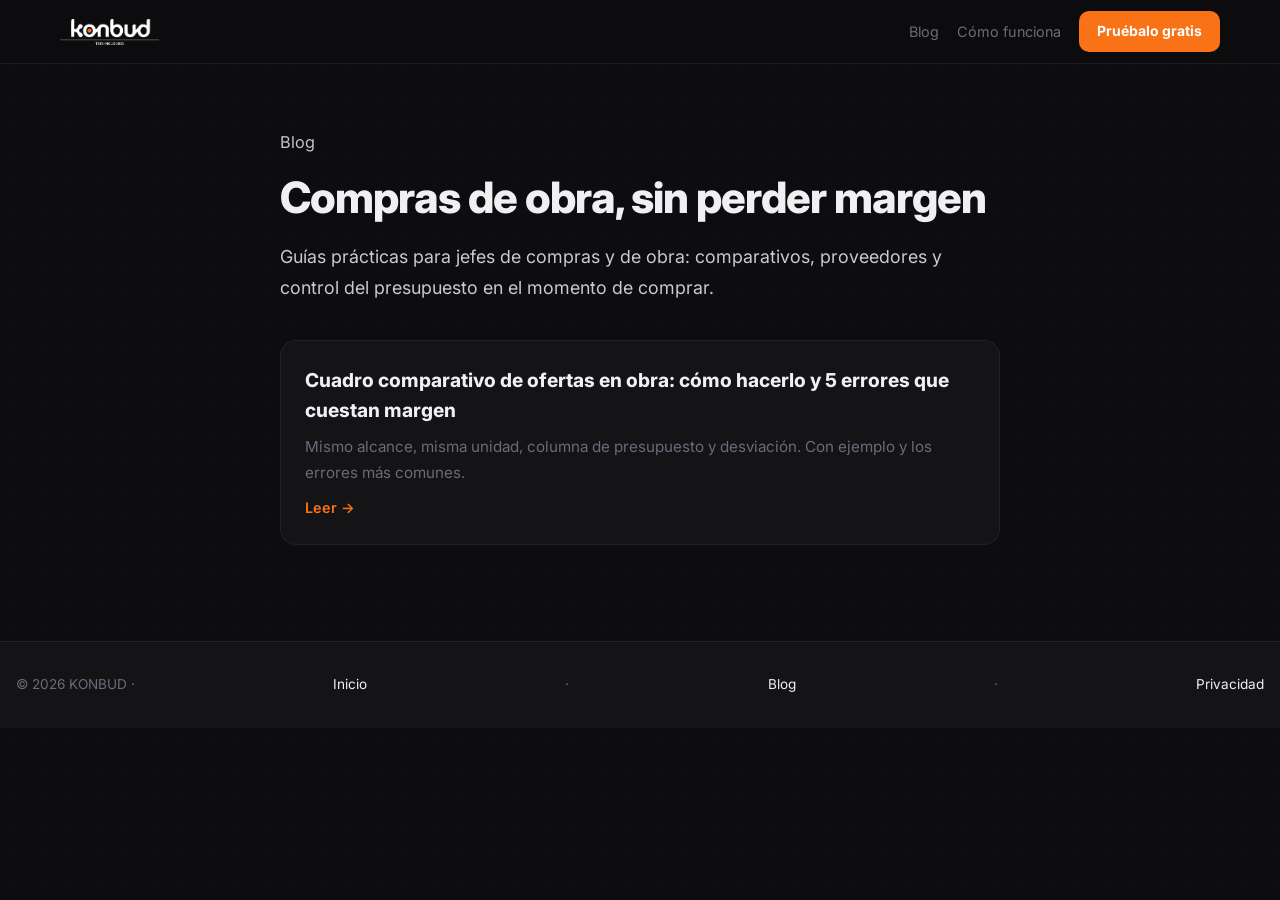
<file: blog/index.html>
<!DOCTYPE html>
<html lang="es">
<head>
  <meta charset="UTF-8" />
  <meta name="viewport" content="width=device-width, initial-scale=1.0" />
  <title>Blog de compras de obra | KONBUD</title>
  <meta name="description" content="Guías prácticas sobre compras de obra: comparativos de ofertas, control de la desviación del presupuesto y trabajo con proveedores." />
  <link rel="canonical" href="https://www.konbud.net/blog/" />
  <meta property="og:type" content="website" />
  <meta property="og:url" content="https://www.konbud.net/blog/" />
  <meta property="og:title" content="Blog de compras de obra | KONBUD" />
  <meta property="og:description" content="Guías prácticas sobre compras de obra, comparativos y control del presupuesto." />
  <meta property="og:image" content="https://konbud.net/og-image.png" />
  <link rel="preconnect" href="https://fonts.googleapis.com" />
  <link rel="preconnect" href="https://fonts.gstatic.com" crossorigin />
  <link href="https://fonts.googleapis.com/css2?family=Inter:wght@400;500;600;700;800&display=swap" rel="stylesheet" />
  <link rel="icon" type="image/png" href="/isotipo.png" />
  <link rel="stylesheet" href="/style.css" />
  <link rel="stylesheet" href="/blog/blog.css" />
</head>
<body>
  <div class="bg-grid" aria-hidden="true"></div>

  <nav class="blog-nav" aria-label="Principal">
    <a href="/" class="logo" aria-label="KONBUD inicio"><img src="/logo.png" alt="KONBUD" /></a>
    <div class="blog-nav-links">
      <a href="/blog/">Blog</a>
      <a href="/#como-funciona">Cómo funciona</a>
      <a href="/#prueba" class="btn-primary">Pruébalo gratis</a>
    </div>
  </nav>

  <main class="blog-main">
    <div class="article">
      <p class="article-meta">Blog</p>
      <h1>Compras de obra, sin perder margen</h1>
      <p class="lead">Guías prácticas para jefes de compras y de obra: comparativos, proveedores y control del presupuesto en el momento de comprar.</p>
    </div>

    <div class="post-list">
      <a class="post-card" href="/blog/cuadro-comparativo-ofertas-obra.html">
        <h2>Cuadro comparativo de ofertas en obra: cómo hacerlo y 5 errores que cuestan margen</h2>
        <p>Mismo alcance, misma unidad, columna de presupuesto y desviación. Con ejemplo y los errores más comunes.</p>
        <span>Leer →</span>
      </a>
    </div>
  </main>

  <footer class="blog-footer">
    © 2026 KONBUD · <a href="/">Inicio</a> · <a href="/blog/">Blog</a> · <a href="/privacidad.html">Privacidad</a>
  </footer>
</body>
</html>
</file>
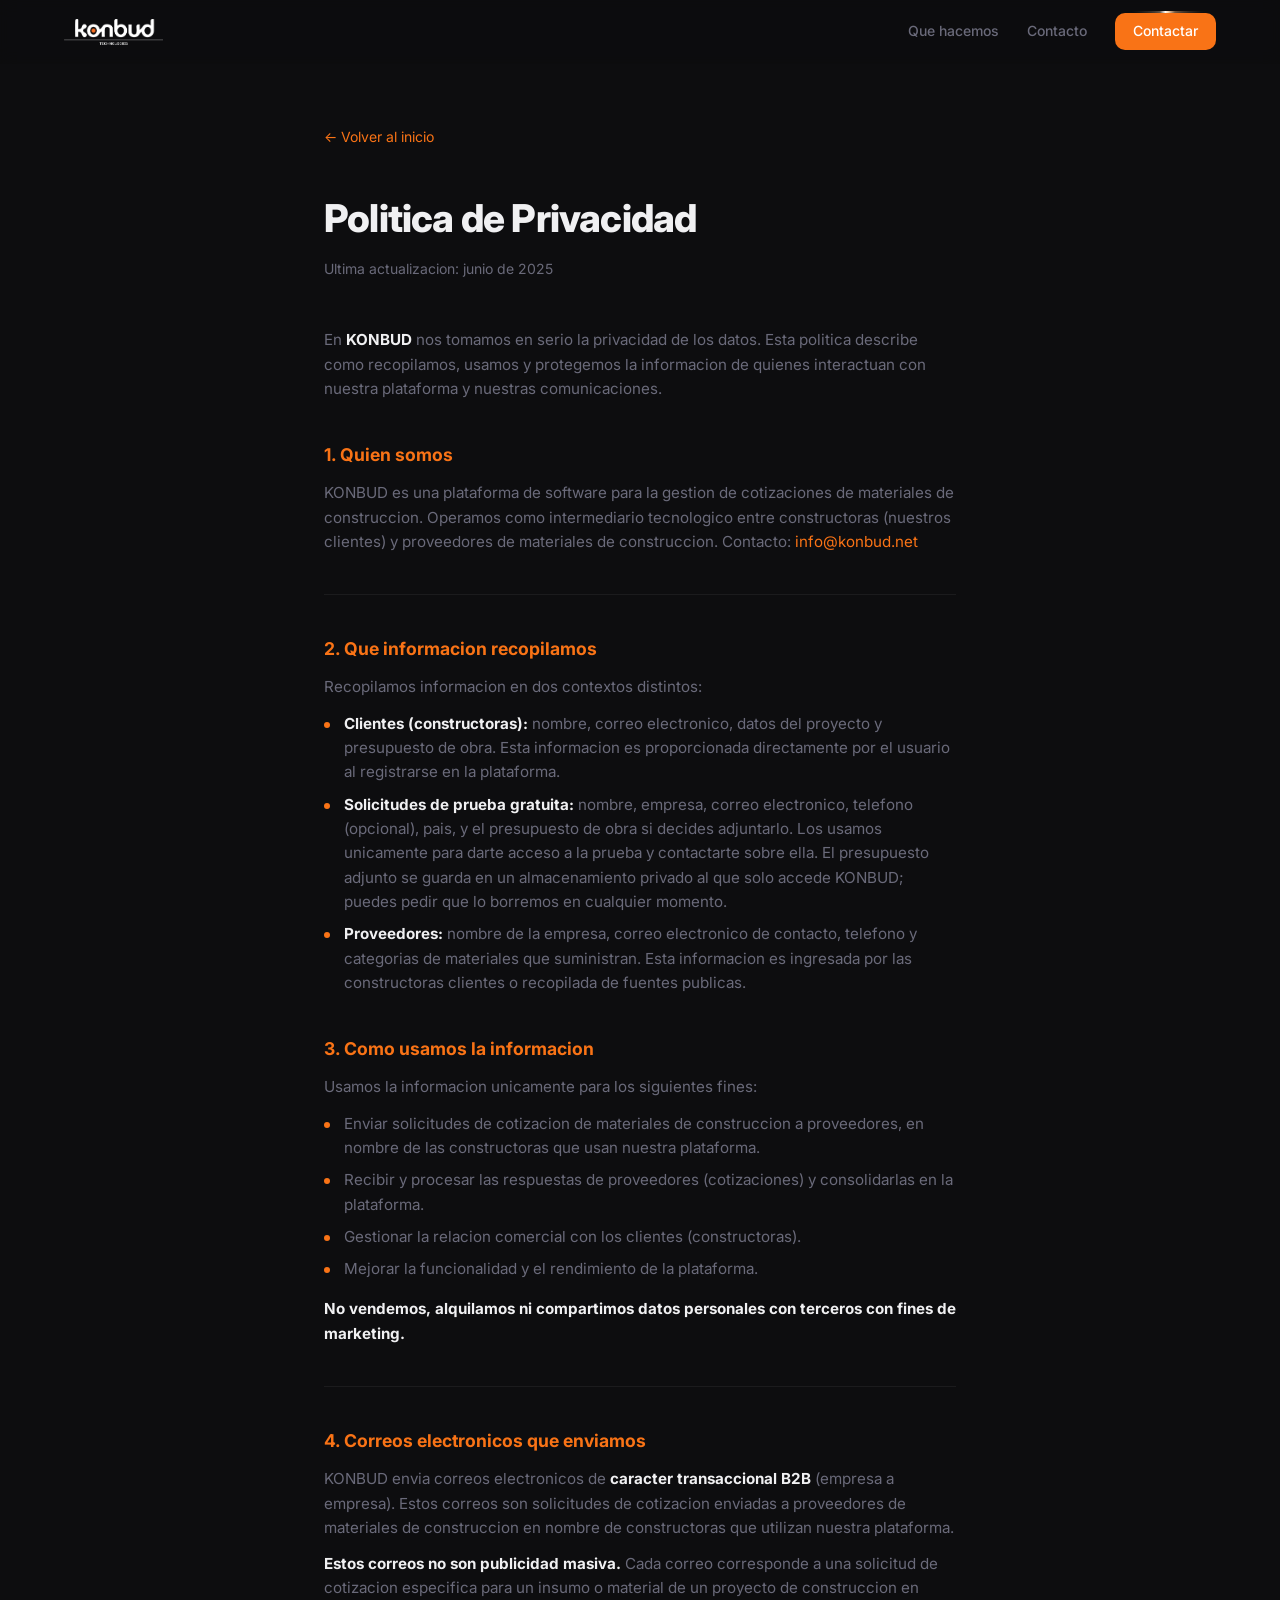
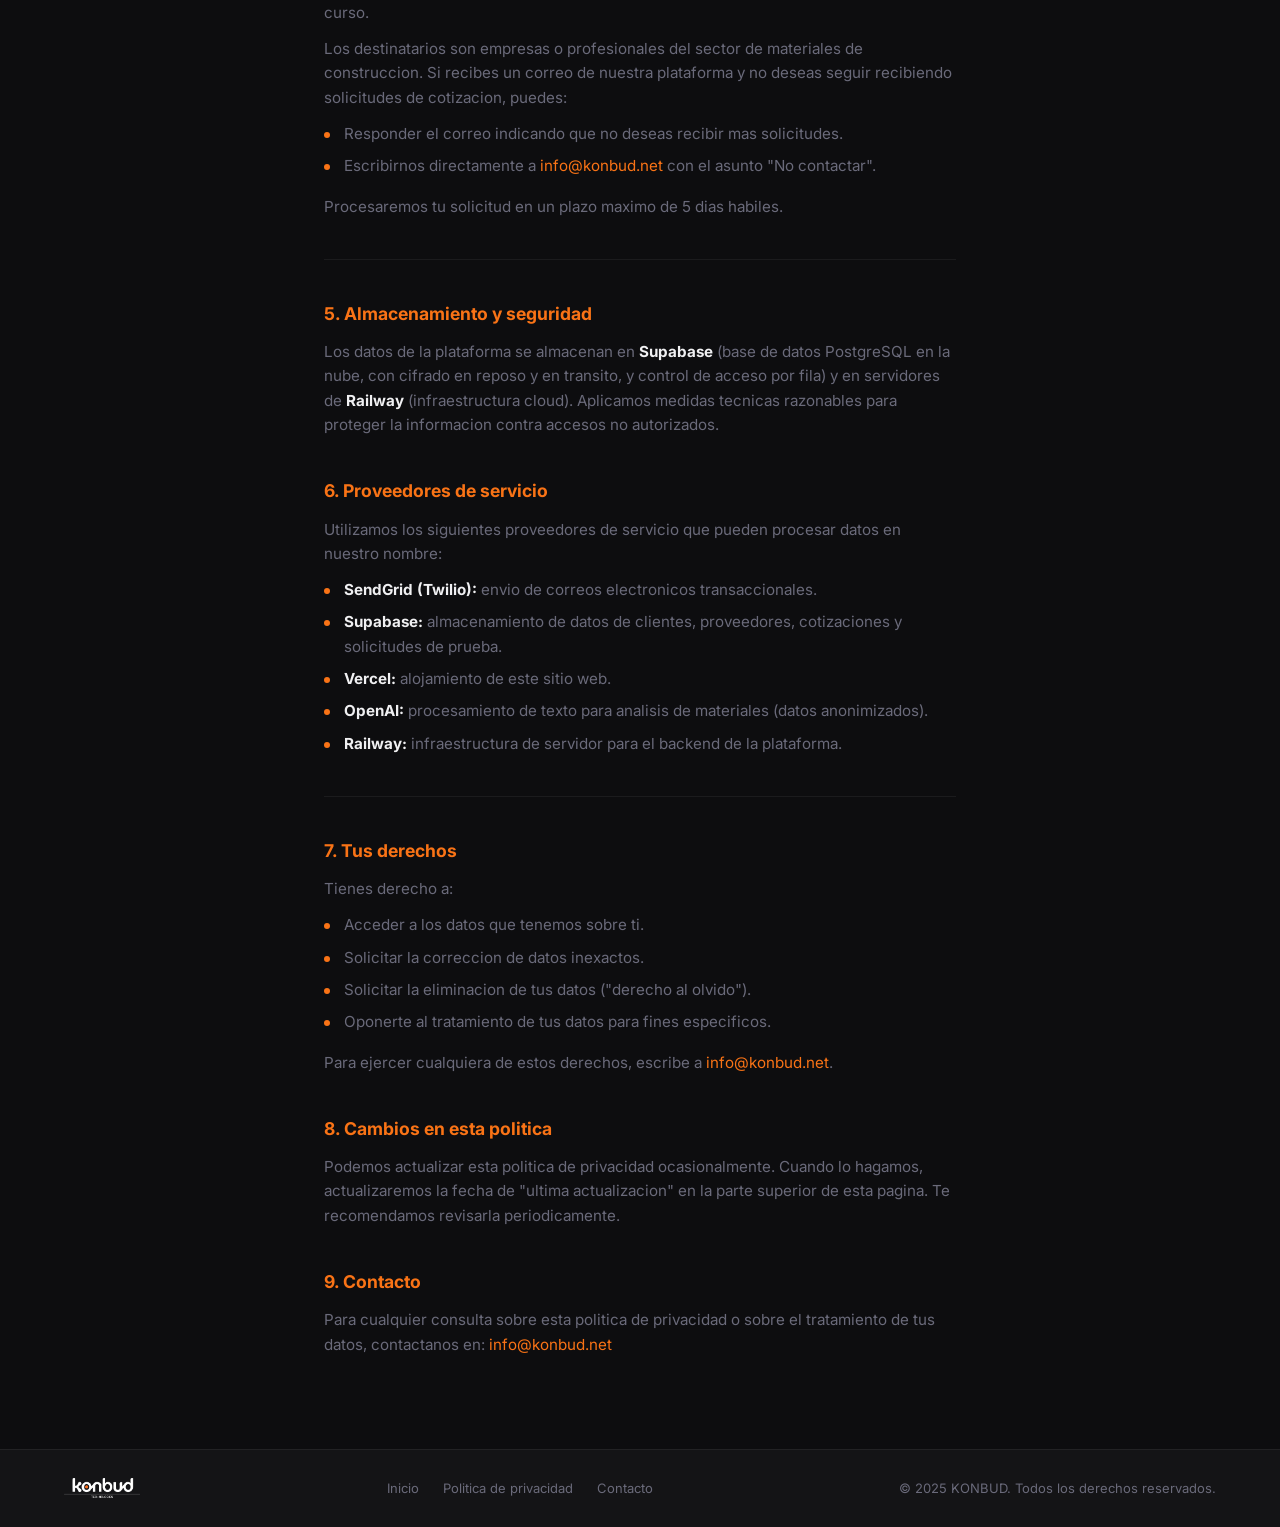
<file: privacidad.html>
<!DOCTYPE html>
<html lang="es">
<head>
  <meta charset="UTF-8" />
  <meta name="viewport" content="width=device-width, initial-scale=1.0" />
  <title>Política de Privacidad — KONBUD</title>
  <meta name="description" content="Política de privacidad de KONBUD — cómo tratamos los datos personales en nuestra plataforma y comunicaciones." />
  <link rel="canonical" href="https://www.konbud.net/privacidad.html" />
  <link rel="preconnect" href="https://fonts.googleapis.com" />
  <link rel="preconnect" href="https://fonts.gstatic.com" crossorigin />
  <link href="https://fonts.googleapis.com/css2?family=Inter:wght@400;500;600;700;800&display=swap" rel="stylesheet" />
  <link rel="stylesheet" href="style.css" />
  <style>
    .privacy-container {
      max-width: 760px;
      margin: 0 auto;
      padding: 60px 5% 80px;
    }
    .privacy-container h1 {
      font-size: clamp(1.8rem, 4vw, 2.4rem);
      font-weight: 800;
      letter-spacing: -0.8px;
      margin-bottom: 8px;
    }
    .privacy-container .updated {
      color: var(--muted);
      font-size: 14px;
      margin-bottom: 48px;
    }
    .privacy-container h2 {
      font-size: 1.1rem;
      font-weight: 700;
      color: var(--orange);
      margin-top: 40px;
      margin-bottom: 12px;
    }
    .privacy-container p {
      color: var(--muted);
      font-size: 0.95rem;
      margin-bottom: 12px;
    }
    .privacy-container strong { color: var(--white); }
    .privacy-container ul {
      list-style: none;
      margin: 12px 0 16px 0;
      display: flex;
      flex-direction: column;
      gap: 8px;
    }
    .privacy-container ul li {
      color: var(--muted);
      font-size: 0.95rem;
      padding-left: 20px;
      position: relative;
    }
    .privacy-container ul li::before {
      content: '';
      position: absolute;
      left: 0; top: 10px;
      width: 6px; height: 6px;
      background: var(--orange);
      border-radius: 50%;
    }
    .privacy-container a { color: var(--orange); }
    .privacy-container a:hover { text-decoration: underline; }
    .back-link {
      display: inline-flex;
      align-items: center;
      gap: 8px;
      color: var(--muted);
      font-size: 14px;
      margin-bottom: 40px;
      transition: color .2s;
    }
    .back-link:hover { color: var(--white); }
    hr {
      border: none;
      border-top: 1px solid var(--border);
      margin: 40px 0;
    }
  </style>
</head>
<body>

  <!-- NAV -->
  <nav>
    <a href="/" class="logo">
      <img src="logo.png" alt="KONBUD" />
    </a>
    <div class="nav-links">
      <a href="/#que-hacemos">Que hacemos</a>
      <a href="/#contacto">Contacto</a>
      <a href="mailto:info@konbud.net" class="btn-nav">Contactar</a>
    </div>
  </nav>

  <div class="privacy-container">

    <a href="/" class="back-link">&#8592; Volver al inicio</a>

    <h1>Politica de Privacidad</h1>
    <p class="updated">Ultima actualizacion: junio de 2025</p>

    <p>
      En <strong>KONBUD</strong> nos tomamos en serio la privacidad de los datos. Esta politica describe como recopilamos,
      usamos y protegemos la informacion de quienes interactuan con nuestra plataforma y nuestras comunicaciones.
    </p>

    <h2>1. Quien somos</h2>
    <p>
      KONBUD es una plataforma de software para la gestion de cotizaciones de materiales de construccion.
      Operamos como intermediario tecnologico entre constructoras (nuestros clientes) y proveedores de materiales
      de construccion. Contacto: <a href="mailto:info@konbud.net">info@konbud.net</a>
    </p>

    <hr />

    <h2>2. Que informacion recopilamos</h2>
    <p>Recopilamos informacion en dos contextos distintos:</p>
    <ul>
      <li><strong>Clientes (constructoras):</strong> nombre, correo electronico, datos del proyecto y presupuesto de obra. Esta informacion es proporcionada directamente por el usuario al registrarse en la plataforma.</li>
      <li><strong>Solicitudes de prueba gratuita:</strong> nombre, empresa, correo electronico, telefono (opcional), pais, y el presupuesto de obra si decides adjuntarlo. Los usamos unicamente para darte acceso a la prueba y contactarte sobre ella. El presupuesto adjunto se guarda en un almacenamiento privado al que solo accede KONBUD; puedes pedir que lo borremos en cualquier momento.</li>
      <li><strong>Proveedores:</strong> nombre de la empresa, correo electronico de contacto, telefono y categorias de materiales que suministran. Esta informacion es ingresada por las constructoras clientes o recopilada de fuentes publicas.</li>
    </ul>

    <h2>3. Como usamos la informacion</h2>
    <p>Usamos la informacion unicamente para los siguientes fines:</p>
    <ul>
      <li>Enviar solicitudes de cotizacion de materiales de construccion a proveedores, en nombre de las constructoras que usan nuestra plataforma.</li>
      <li>Recibir y procesar las respuestas de proveedores (cotizaciones) y consolidarlas en la plataforma.</li>
      <li>Gestionar la relacion comercial con los clientes (constructoras).</li>
      <li>Mejorar la funcionalidad y el rendimiento de la plataforma.</li>
    </ul>
    <p><strong>No vendemos, alquilamos ni compartimos datos personales con terceros con fines de marketing.</strong></p>

    <hr />

    <h2>4. Correos electronicos que enviamos</h2>
    <p>
      KONBUD envia correos electronicos de <strong>caracter transaccional B2B</strong> (empresa a empresa).
      Estos correos son solicitudes de cotizacion enviadas a proveedores de materiales de construccion
      en nombre de constructoras que utilizan nuestra plataforma.
    </p>
    <p>
      <strong>Estos correos no son publicidad masiva.</strong> Cada correo corresponde a una solicitud de
      cotizacion especifica para un insumo o material de un proyecto de construccion en curso.
    </p>
    <p>
      Los destinatarios son empresas o profesionales del sector de materiales de construccion. Si recibes
      un correo de nuestra plataforma y no deseas seguir recibiendo solicitudes de cotizacion, puedes:
    </p>
    <ul>
      <li>Responder el correo indicando que no deseas recibir mas solicitudes.</li>
      <li>Escribirnos directamente a <a href="mailto:info@konbud.net">info@konbud.net</a> con el asunto "No contactar".</li>
    </ul>
    <p>Procesaremos tu solicitud en un plazo maximo de 5 dias habiles.</p>

    <hr />

    <h2>5. Almacenamiento y seguridad</h2>
    <p>
      Los datos de la plataforma se almacenan en <strong>Supabase</strong> (base de datos PostgreSQL en la nube,
      con cifrado en reposo y en transito, y control de acceso por fila) y en servidores de <strong>Railway</strong> (infraestructura cloud).
      Aplicamos medidas tecnicas razonables para proteger la informacion contra accesos no autorizados.
    </p>

    <h2>6. Proveedores de servicio</h2>
    <p>Utilizamos los siguientes proveedores de servicio que pueden procesar datos en nuestro nombre:</p>
    <ul>
      <li><strong>SendGrid (Twilio):</strong> envio de correos electronicos transaccionales.</li>
      <li><strong>Supabase:</strong> almacenamiento de datos de clientes, proveedores, cotizaciones y solicitudes de prueba.</li>
      <li><strong>Vercel:</strong> alojamiento de este sitio web.</li>
      <li><strong>OpenAI:</strong> procesamiento de texto para analisis de materiales (datos anonimizados).</li>
      <li><strong>Railway:</strong> infraestructura de servidor para el backend de la plataforma.</li>
    </ul>

    <hr />

    <h2>7. Tus derechos</h2>
    <p>Tienes derecho a:</p>
    <ul>
      <li>Acceder a los datos que tenemos sobre ti.</li>
      <li>Solicitar la correccion de datos inexactos.</li>
      <li>Solicitar la eliminacion de tus datos ("derecho al olvido").</li>
      <li>Oponerte al tratamiento de tus datos para fines especificos.</li>
    </ul>
    <p>Para ejercer cualquiera de estos derechos, escribe a <a href="mailto:info@konbud.net">info@konbud.net</a>.</p>

    <h2>8. Cambios en esta politica</h2>
    <p>
      Podemos actualizar esta politica de privacidad ocasionalmente. Cuando lo hagamos, actualizaremos la fecha
      de "ultima actualizacion" en la parte superior de esta pagina. Te recomendamos revisarla periodicamente.
    </p>

    <h2>9. Contacto</h2>
    <p>
      Para cualquier consulta sobre esta politica de privacidad o sobre el tratamiento de tus datos,
      contactanos en: <a href="mailto:info@konbud.net">info@konbud.net</a>
    </p>

  </div>

  <!-- FOOTER -->
  <footer>
    <div class="footer-logo">
      <img src="logo.png" alt="KONBUD" />
    </div>
    <div class="footer-links">
      <a href="/">Inicio</a>
      <a href="privacidad.html">Politica de privacidad</a>
      <a href="mailto:info@konbud.net">Contacto</a>
    </div>
    <span class="footer-copy">&copy; 2025 KONBUD. Todos los derechos reservados.</span>
  </footer>

</body>
</html>
</file>
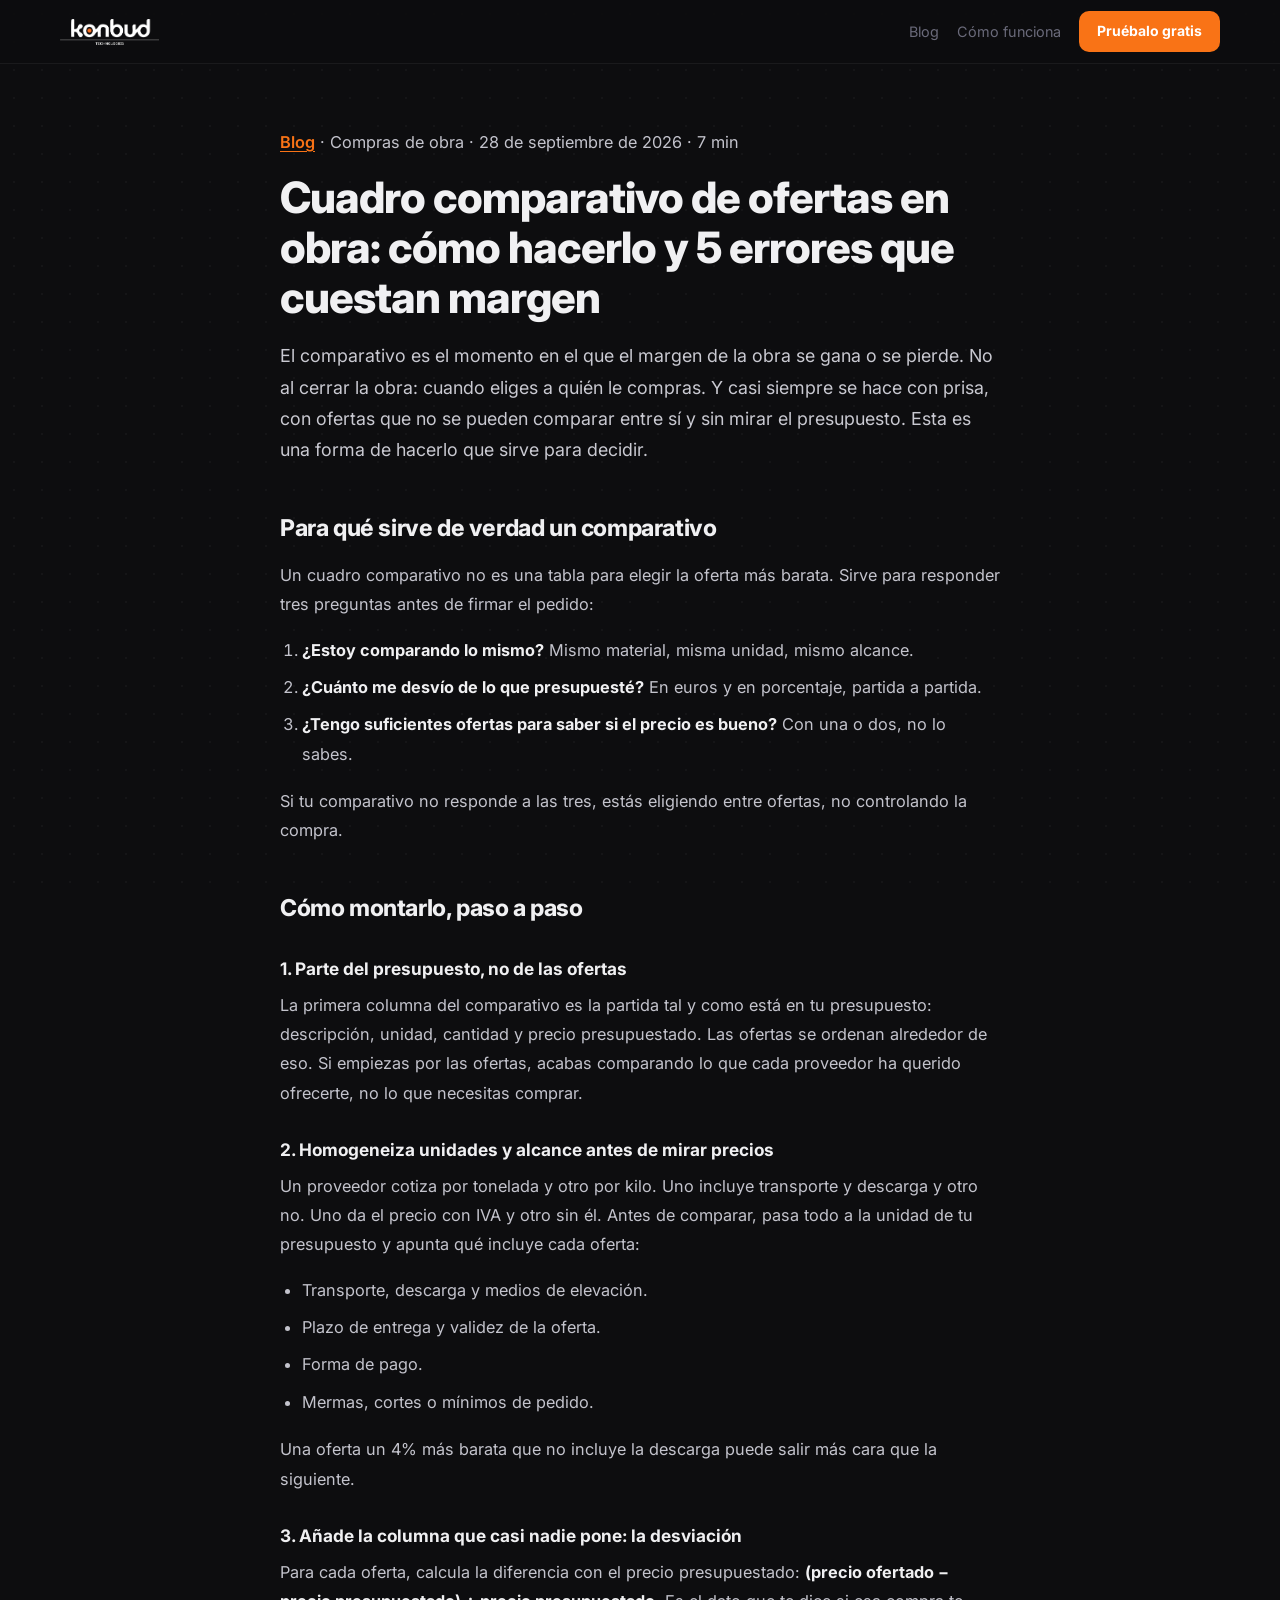
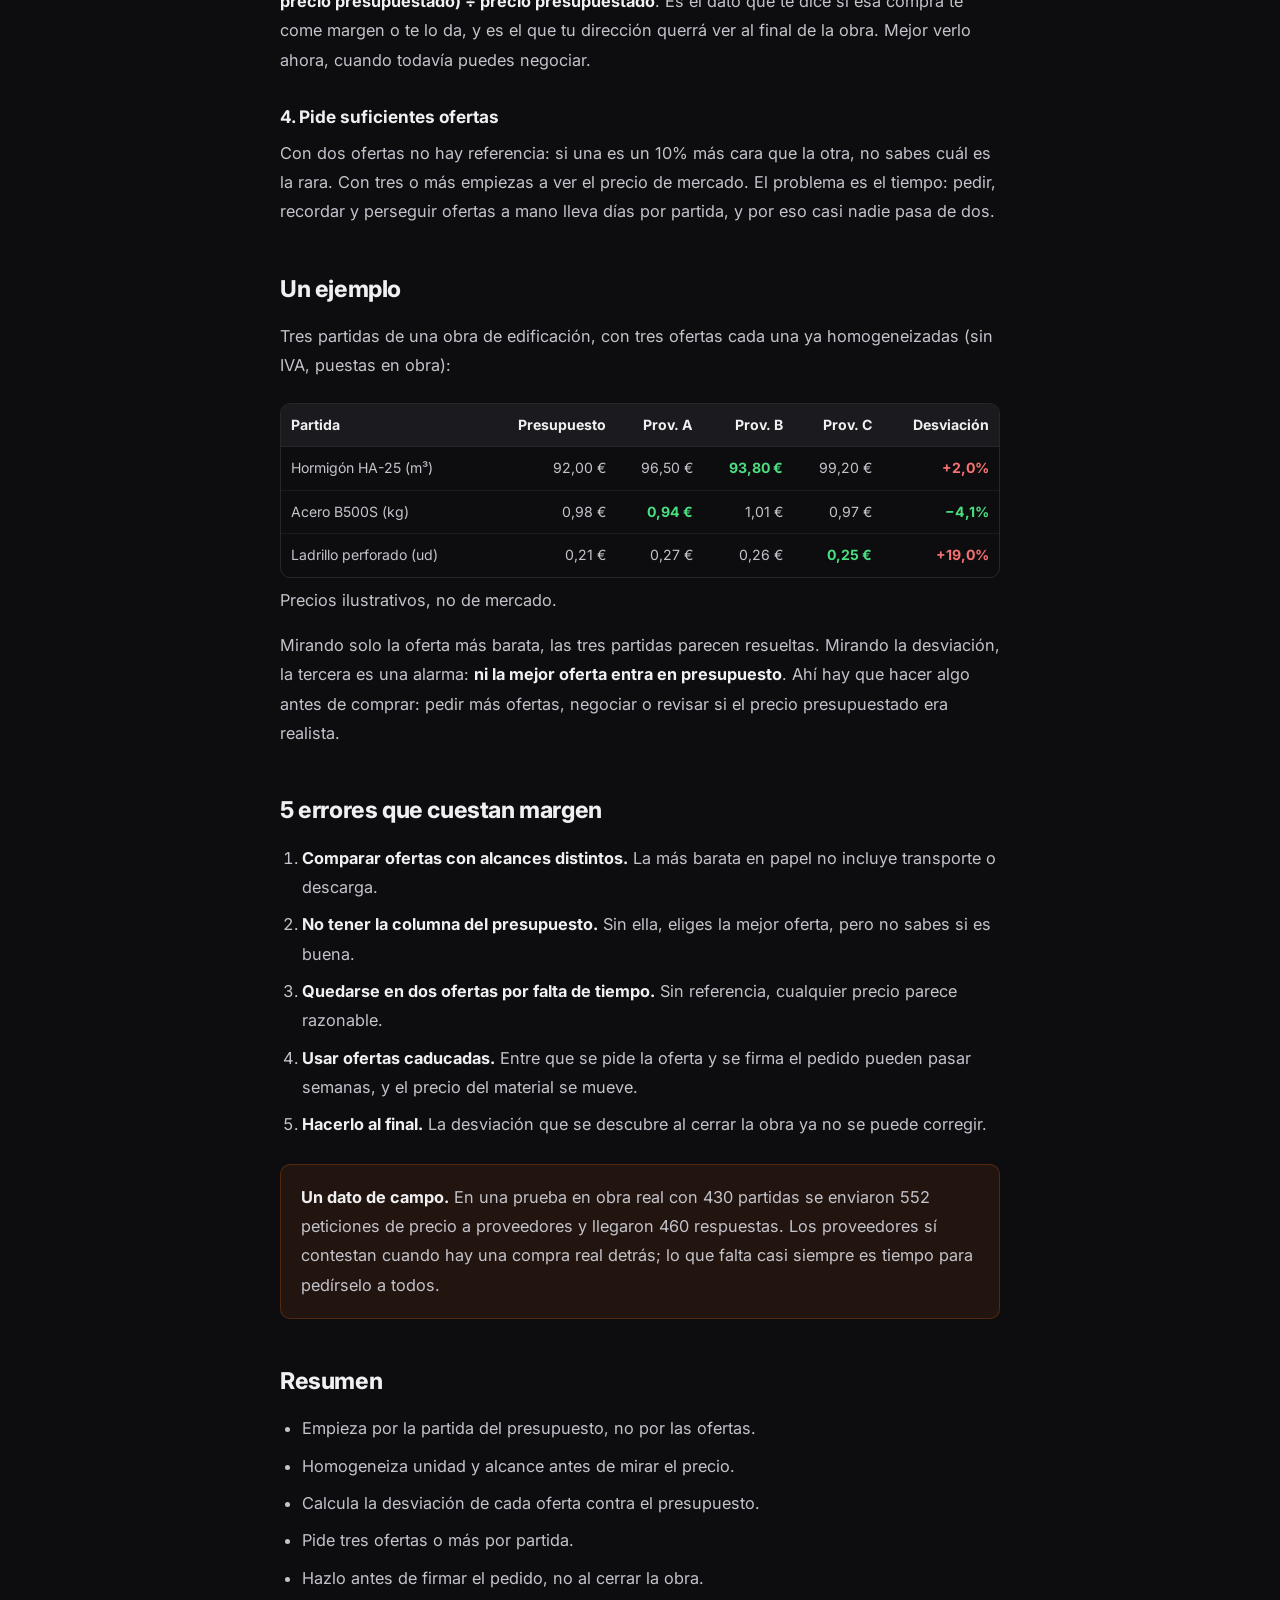
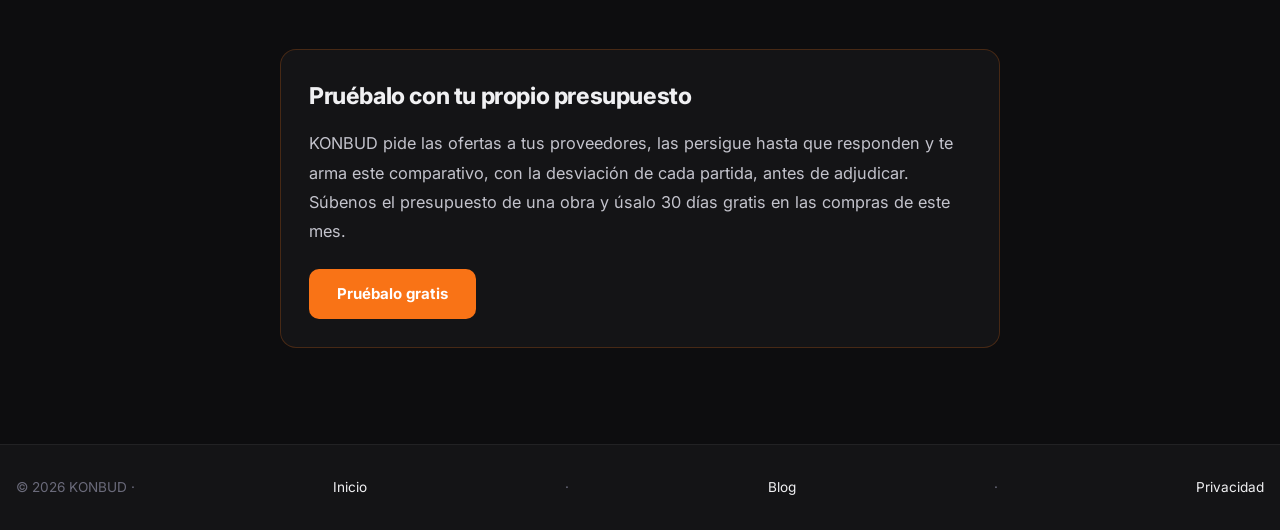
<file: blog/cuadro-comparativo-ofertas-obra.html>
<!DOCTYPE html>
<html lang="es">
<head>
  <meta charset="UTF-8" />
  <meta name="viewport" content="width=device-width, initial-scale=1.0" />
  <title>Cuadro comparativo de ofertas en obra: cómo hacerlo y 5 errores que cuestan margen | KONBUD</title>
  <meta name="description" content="Cómo hacer un cuadro comparativo de ofertas de proveedores en obra que sirva para decidir: mismo alcance, misma unidad, columna de presupuesto y desviación. Con ejemplo y los errores más comunes." />
  <link rel="canonical" href="https://www.konbud.net/blog/cuadro-comparativo-ofertas-obra.html" />
  <meta property="og:type" content="article" />
  <meta property="og:url" content="https://www.konbud.net/blog/cuadro-comparativo-ofertas-obra.html" />
  <meta property="og:site_name" content="KONBUD" />
  <meta property="og:locale" content="es_ES" />
  <meta property="og:title" content="Cuadro comparativo de ofertas en obra: cómo hacerlo y 5 errores que cuestan margen" />
  <meta property="og:description" content="Mismo alcance, misma unidad, columna de presupuesto y desviación. Con ejemplo." />
  <meta property="og:image" content="https://konbud.net/og-image.png" />
  <meta name="twitter:card" content="summary_large_image" />

  <script type="application/ld+json">
  {
    "@context": "https://schema.org",
    "@type": "Article",
    "headline": "Cuadro comparativo de ofertas en obra: cómo hacerlo y 5 errores que cuestan margen",
    "description": "Cómo hacer un cuadro comparativo de ofertas de proveedores en obra que sirva para decidir: mismo alcance, misma unidad, columna de presupuesto y desviación.",
    "datePublished": "2026-09-28",
    "dateModified": "2026-09-28",
    "inLanguage": "es",
    "mainEntityOfPage": "https://www.konbud.net/blog/cuadro-comparativo-ofertas-obra.html",
    "image": "https://konbud.net/og-image.png",
    "author": { "@type": "Person", "name": "Santiago Cabrera Blum", "url": "https://www.linkedin.com/in/santiago-cabrera-blum-60265a215/" },
    "publisher": { "@type": "Organization", "name": "KONBUD", "url": "https://konbud.net/", "logo": { "@type": "ImageObject", "url": "https://konbud.net/logo.png" } }
  }
  </script>

  <link rel="preconnect" href="https://fonts.googleapis.com" />
  <link rel="preconnect" href="https://fonts.gstatic.com" crossorigin />
  <link href="https://fonts.googleapis.com/css2?family=Inter:wght@400;500;600;700;800&display=swap" rel="stylesheet" />
  <link rel="icon" type="image/png" href="/isotipo.png" />
  <link rel="stylesheet" href="/style.css" />
  <link rel="stylesheet" href="/blog/blog.css" />
</head>
<body>
  <div class="bg-grid" aria-hidden="true"></div>

  <nav class="blog-nav" aria-label="Principal">
    <a href="/" class="logo" aria-label="KONBUD inicio"><img src="/logo.png" alt="KONBUD" /></a>
    <div class="blog-nav-links">
      <a href="/blog/">Blog</a>
      <a href="/#como-funciona">Cómo funciona</a>
      <a href="/#prueba" class="btn-primary">Pruébalo gratis</a>
    </div>
  </nav>

  <main class="blog-main">
    <article class="article">
      <p class="article-meta"><a href="/blog/">Blog</a> · Compras de obra · 28 de septiembre de 2026 · 7 min</p>
      <h1>Cuadro comparativo de ofertas en obra: cómo hacerlo y 5 errores que cuestan margen</h1>
      <p class="lead">
        El comparativo es el momento en el que el margen de la obra se gana o se pierde. No al cerrar la obra:
        cuando eliges a quién le compras. Y casi siempre se hace con prisa, con ofertas que no se pueden comparar
        entre sí y sin mirar el presupuesto. Esta es una forma de hacerlo que sirve para decidir.
      </p>

      <h2>Para qué sirve de verdad un comparativo</h2>
      <p>
        Un cuadro comparativo no es una tabla para elegir la oferta más barata. Sirve para responder tres preguntas
        antes de firmar el pedido:
      </p>
      <ol>
        <li><strong>¿Estoy comparando lo mismo?</strong> Mismo material, misma unidad, mismo alcance.</li>
        <li><strong>¿Cuánto me desvío de lo que presupuesté?</strong> En euros y en porcentaje, partida a partida.</li>
        <li><strong>¿Tengo suficientes ofertas para saber si el precio es bueno?</strong> Con una o dos, no lo sabes.</li>
      </ol>
      <p>
        Si tu comparativo no responde a las tres, estás eligiendo entre ofertas, no controlando la compra.
      </p>

      <h2>Cómo montarlo, paso a paso</h2>

      <h3>1. Parte del presupuesto, no de las ofertas</h3>
      <p>
        La primera columna del comparativo es la partida tal y como está en tu presupuesto: descripción, unidad,
        cantidad y precio presupuestado. Las ofertas se ordenan alrededor de eso. Si empiezas por las ofertas,
        acabas comparando lo que cada proveedor ha querido ofrecerte, no lo que necesitas comprar.
      </p>

      <h3>2. Homogeneiza unidades y alcance antes de mirar precios</h3>
      <p>
        Un proveedor cotiza por tonelada y otro por kilo. Uno incluye transporte y descarga y otro no. Uno da el
        precio con IVA y otro sin él. Antes de comparar, pasa todo a la unidad de tu presupuesto y apunta qué
        incluye cada oferta:
      </p>
      <ul>
        <li>Transporte, descarga y medios de elevación.</li>
        <li>Plazo de entrega y validez de la oferta.</li>
        <li>Forma de pago.</li>
        <li>Mermas, cortes o mínimos de pedido.</li>
      </ul>
      <p>
        Una oferta un 4% más barata que no incluye la descarga puede salir más cara que la siguiente.
      </p>

      <h3>3. Añade la columna que casi nadie pone: la desviación</h3>
      <p>
        Para cada oferta, calcula la diferencia con el precio presupuestado: <strong>(precio ofertado − precio
        presupuestado) ÷ precio presupuestado</strong>. Es el dato que te dice si esa compra te come margen o te lo
        da, y es el que tu dirección querrá ver al final de la obra. Mejor verlo ahora, cuando todavía puedes negociar.
      </p>

      <h3>4. Pide suficientes ofertas</h3>
      <p>
        Con dos ofertas no hay referencia: si una es un 10% más cara que la otra, no sabes cuál es la rara.
        Con tres o más empiezas a ver el precio de mercado. El problema es el tiempo: pedir, recordar y
        perseguir ofertas a mano lleva días por partida, y por eso casi nadie pasa de dos.
      </p>

      <h2>Un ejemplo</h2>
      <p>Tres partidas de una obra de edificación, con tres ofertas cada una ya homogeneizadas (sin IVA, puestas en obra):</p>
      <div class="table-wrap">
        <table>
          <thead>
            <tr><th>Partida</th><th>Presupuesto</th><th>Prov. A</th><th>Prov. B</th><th>Prov. C</th><th>Desviación</th></tr>
          </thead>
          <tbody>
            <tr><td>Hormigón HA-25 (m³)</td><td>92,00 €</td><td>96,50 €</td><td class="best">93,80 €</td><td>99,20 €</td><td class="over">+2,0%</td></tr>
            <tr><td>Acero B500S (kg)</td><td>0,98 €</td><td class="best">0,94 €</td><td>1,01 €</td><td>0,97 €</td><td class="best">−4,1%</td></tr>
            <tr><td>Ladrillo perforado (ud)</td><td>0,21 €</td><td>0,27 €</td><td>0,26 €</td><td class="best">0,25 €</td><td class="over">+19,0%</td></tr>
          </tbody>
        </table>
      </div>
      <p class="table-note">Precios ilustrativos, no de mercado.</p>
      <p>
        Mirando solo la oferta más barata, las tres partidas parecen resueltas. Mirando la desviación, la tercera
        es una alarma: <strong>ni la mejor oferta entra en presupuesto</strong>. Ahí hay que hacer algo antes de
        comprar: pedir más ofertas, negociar o revisar si el precio presupuestado era realista.
      </p>

      <h2>5 errores que cuestan margen</h2>
      <ol>
        <li><strong>Comparar ofertas con alcances distintos.</strong> La más barata en papel no incluye transporte o descarga.</li>
        <li><strong>No tener la columna del presupuesto.</strong> Sin ella, eliges la mejor oferta, pero no sabes si es buena.</li>
        <li><strong>Quedarse en dos ofertas por falta de tiempo.</strong> Sin referencia, cualquier precio parece razonable.</li>
        <li><strong>Usar ofertas caducadas.</strong> Entre que se pide la oferta y se firma el pedido pueden pasar semanas, y el precio del material se mueve.</li>
        <li><strong>Hacerlo al final.</strong> La desviación que se descubre al cerrar la obra ya no se puede corregir.</li>
      </ol>

      <div class="callout">
        <p>
          <strong>Un dato de campo.</strong> En una prueba en obra real con 430 partidas se enviaron 552 peticiones
          de precio a proveedores y llegaron 460 respuestas. Los proveedores sí contestan cuando hay una compra real
          detrás; lo que falta casi siempre es tiempo para pedírselo a todos.
        </p>
      </div>

      <h2>Resumen</h2>
      <ul>
        <li>Empieza por la partida del presupuesto, no por las ofertas.</li>
        <li>Homogeneiza unidad y alcance antes de mirar el precio.</li>
        <li>Calcula la desviación de cada oferta contra el presupuesto.</li>
        <li>Pide tres ofertas o más por partida.</li>
        <li>Hazlo antes de firmar el pedido, no al cerrar la obra.</li>
      </ul>

      <aside class="article-cta">
        <h2>Pruébalo con tu propio presupuesto</h2>
        <p>
          KONBUD pide las ofertas a tus proveedores, las persigue hasta que responden y te arma este comparativo,
          con la desviación de cada partida, antes de adjudicar. Súbenos el presupuesto de una obra y úsalo
          30 días gratis en las compras de este mes.
        </p>
        <a href="/#prueba" class="btn-primary">Pruébalo gratis</a>
      </aside>
    </article>
  </main>

  <footer class="blog-footer">
    © 2026 KONBUD · <a href="/">Inicio</a> · <a href="/blog/">Blog</a> · <a href="/privacidad.html">Privacidad</a>
  </footer>
</body>
</html>
</file>
<file: style.css>
*, *::before, *::after { box-sizing: border-box; margin: 0; padding: 0; }

:root {
  --bg:            #0d0d0f;
  --surface:       #141416;
  --surface2:      #1b1b1f;
  --orange:        #f97316;
  --orange-glow:   rgba(249,115,22,0.55);
  --orange-dim:    rgba(249,115,22,0.09);
  --orange-border: rgba(249,115,22,0.22);
  --white:         #f0f0f2;
  --muted:         #6a6a7a;
  --border:        rgba(255,255,255,0.06);
  --border-strong: rgba(255,255,255,0.11);
  --radius:        16px;
  --radius-sm:     10px;
  --container:     1160px;
}

html { scroll-behavior: smooth; }

body {
  font-family: 'Inter', system-ui, -apple-system, sans-serif;
  background: var(--bg);
  color: var(--white);
  line-height: 1.6;
  -webkit-font-smoothing: antialiased;
  overflow-x: hidden;
}

a { color: inherit; text-decoration: none; }

/* ─── CANVAS ──────────────────────────────────────────────────────────────── */

#trails-canvas {
  position: fixed;
  inset: 0;
  pointer-events: none;
  z-index: 0;
}

/* ─── BACKGROUND ──────────────────────────────────────────────────────────────*/

.bg-orb {
  position: fixed;
  border-radius: 50%;
  pointer-events: none;
  z-index: 0;
}

.bg-orb-1 {
  width: 800px; height: 800px;
  background: radial-gradient(circle at center, rgba(249,115,22,0.14) 0%, transparent 65%);
  top: -360px; left: -240px;
  animation: orb1 20s ease-in-out infinite;
}

.bg-orb-2 {
  width: 640px; height: 640px;
  background: radial-gradient(circle at center, rgba(249,115,22,0.08) 0%, transparent 65%);
  bottom: -260px; right: -160px;
  animation: orb2 26s ease-in-out infinite;
}

@keyframes orb1 {
  0%, 100% { transform: translate(0, 0) scale(1); }
  33%       { transform: translate(70px, 50px) scale(1.05); }
  66%       { transform: translate(-40px, 70px) scale(0.97); }
}

@keyframes orb2 {
  0%, 100% { transform: translate(0, 0) scale(1); }
  50%       { transform: translate(-90px, -70px) scale(1.08); }
}

.bg-grid {
  position: fixed;
  inset: 0;
  background-image: radial-gradient(circle, rgba(255,255,255,0.035) 1px, transparent 1px);
  background-size: 28px 28px;
  pointer-events: none;
  z-index: 0;
}

/* ─── LAYOUT ──────────────────────────────────────────────────────────────── */

nav,
section,
footer {
  position: relative;
  z-index: 1;
}

.container {
  width: 100%;
  max-width: var(--container);
  margin: 0 auto;
  padding: 0 5%;
}

/* ─── NAV ─────────────────────────────────────────────────────────────────── */

nav {
  position: sticky;
  top: 0;
  z-index: 100;
  padding: 0 5%;
  height: 64px;
  display: flex;
  align-items: center;
  justify-content: space-between;
  background: rgba(13,13,15,0.72);
  backdrop-filter: blur(10px) saturate(140%);
  -webkit-backdrop-filter: blur(10px) saturate(140%);
  border-bottom: 1px solid transparent;
  transition: background 0.4s, border-color 0.4s;
}

nav.scrolled {
  background: rgba(13,13,15,0.88);
  border-bottom-color: var(--border);
}

.logo img { height: 26px; display: block; }

.nav-links {
  display: flex;
  gap: 28px;
  align-items: center;
}

.nav-links a {
  color: var(--muted);
  font-size: 14px;
  font-weight: 500;
  transition: color 0.2s;
}

.nav-links a:hover { color: var(--white); }

.btn-nav-acceder {
  color: var(--white) !important;
  border: 1px solid rgba(255,255,255,0.18) !important;
  padding: 6px 16px;
  border-radius: var(--radius-sm);
  font-size: 13px;
  font-weight: 500;
  transition: border-color 0.2s, color 0.2s !important;
}

.btn-nav-acceder:hover {
  border-color: rgba(255,255,255,0.45) !important;
  color: #fff !important;
}

.btn-nav {
  background: var(--orange) !important;
  color: #fff !important;
  padding: 7px 18px;
  border-radius: var(--radius-sm);
  font-size: 13px;
  font-weight: 600;
  transition: opacity 0.2s !important;
}

.btn-nav:hover { opacity: 0.84 !important; }

/* Anillo de luz que orbita el CTA del nav.
   CSS puro: una sola propiedad angular animada (@property) + conic-gradient
   enmascarado a 2px de borde. Sin JS y sin repintar el interior del botón. */
@property --btn-nav-angle {
  syntax: '<angle>';
  initial-value: 0deg;
  inherits: false;
}

.btn-nav {
  position: relative;
  --btn-nav-angle: 0deg;
}

.btn-nav::before,
.btn-nav::after {
  content: "";
  position: absolute;
  inset: -2px;
  padding: 2px;
  border-radius: calc(var(--radius-sm) + 2px);
  background: conic-gradient(from var(--btn-nav-angle),
      #ffffff                0deg,
      #ffd9b0                7deg,
      rgba(255,196,140,0.35) 26deg,
      rgba(255,255,255,0)    64deg,
      rgba(255,255,255,0)   300deg,
      rgba(255,214,170,0.28) 344deg,
      #ffffff               360deg);
  -webkit-mask: linear-gradient(#000 0 0) content-box, linear-gradient(#000 0 0);
          mask: linear-gradient(#000 0 0) content-box, linear-gradient(#000 0 0);
  -webkit-mask-composite: xor;
          mask-composite: exclude;
  animation: btnNavOrbit 3.2s linear infinite;
  pointer-events: none;
}

/* Segunda capa desenfocada: la estela/glow que sigue al punto de luz. */
.btn-nav::after {
  filter: blur(3px);
  opacity: 0.4;
}

.btn-nav:hover::before,
.btn-nav:hover::after { animation-duration: 1.5s; }

@keyframes btnNavOrbit {
  to { --btn-nav-angle: 360deg; }
}

@media (prefers-reduced-motion: reduce) {
  .btn-nav::before,
  .btn-nav::after { animation: none; }
  .btn-nav::after { display: none; }
}

/* ─── HERO PROOF ─────────────────────────────────────────────────────────── */

.hero-proof {
  display: inline-flex;
  align-items: center;
  gap: 9px;
  background: rgba(255,255,255,0.04);
  border: 1px solid var(--border-strong);
  color: var(--muted);
  font-size: 13px;
  font-weight: 500;
  padding: 7px 16px;
  border-radius: 100px;
  margin-bottom: 28px;
  letter-spacing: 0.1px;
}

.proof-dot {
  width: 7px; height: 7px;
  border-radius: 50%;
  background: #22c55e;
  flex-shrink: 0;
  animation: pulse-dot 2.4s ease infinite;
}

@keyframes pulse-dot {
  0%, 100% { box-shadow: 0 0 0 0 rgba(34,197,94,0.5); }
  50%       { box-shadow: 0 0 0 5px rgba(34,197,94,0); }
}

/* ─── HERO ────────────────────────────────────────────────────────────────── */

.hero {
  min-height: 100vh;
  display: flex;
  flex-direction: column;
  align-items: center;
  justify-content: center;
  padding: 100px 5% 60px;
  text-align: center;
}

.hero-inner {
  display: flex;
  flex-direction: column;
  align-items: center;
  width: 100%;
  max-width: 840px;
}

.hero-logo {
  max-width: 380px;
  width: 100%;
  height: auto;
  margin-bottom: 44px;
  will-change: transform;
}

.hero-badge {
  display: inline-flex;
  align-items: center;
  background: var(--orange-dim);
  border: 1px solid var(--orange-border);
  color: var(--orange);
  font-size: 11px;
  font-weight: 700;
  letter-spacing: 1.5px;
  text-transform: uppercase;
  padding: 5px 14px;
  border-radius: 100px;
  margin-bottom: 26px;
}

.hero-title {
  font-size: clamp(2.2rem, 5.5vw, 3.9rem);
  font-weight: 800;
  line-height: 1.1;
  letter-spacing: -2px;
  margin-bottom: 20px;
}

.hero-title span { color: var(--orange); }

.hero-sub {
  font-size: clamp(0.95rem, 1.8vw, 1.1rem);
  color: var(--muted);
  max-width: 500px;
  line-height: 1.75;
  margin-bottom: 40px;
}

.hero-cta {
  width: 100%;
  text-align: center;
}

.hero-cta a {
  display: inline-block;
  margin: 6px;
}

.btn-primary {
  background: var(--orange);
  color: #fff;
  padding: 13px 28px;
  border-radius: var(--radius-sm);
  font-size: 15px;
  font-weight: 700;
  transition: opacity 0.2s, transform 0.2s;
}

.btn-primary:hover { opacity: 0.86; transform: translateY(-1px); }

.btn-secondary {
  background: rgba(255,255,255,0.05);
  border: 1px solid var(--border);
  color: var(--white);
  padding: 13px 28px;
  border-radius: var(--radius-sm);
  font-size: 15px;
  font-weight: 600;
  transition: background 0.2s, border-color 0.2s;
}

.btn-secondary:hover {
  background: rgba(255,255,255,0.08);
  border-color: var(--border-strong);
}

.scroll-hint {
  margin-top: 56px;
  display: flex;
  flex-direction: column;
  align-items: center;
  gap: 6px;
  color: var(--muted);
  font-size: 11px;
  font-weight: 500;
  letter-spacing: 1px;
  text-transform: uppercase;
}

.scroll-hint svg {
  width: 20px; height: 20px;
  stroke: var(--muted);
}

/* ─── SECTIONS ────────────────────────────────────────────────────────────── */

section { padding: 100px 0; }

.section-label {
  font-size: 11px;
  font-weight: 700;
  letter-spacing: 2.5px;
  text-transform: uppercase;
  color: var(--orange);
  margin-bottom: 10px;
}

.section-title {
  font-size: clamp(1.75rem, 3.8vw, 2.55rem);
  font-weight: 800;
  letter-spacing: -1px;
  line-height: 1.15;
  margin-bottom: 12px;
}

.section-sub {
  color: var(--muted);
  font-size: 1rem;
  max-width: 480px;
  line-height: 1.75;
}

.section-header { margin-bottom: 64px; }

/* ─── ROI / STATS ─────────────────────────────────────────────────────────── */

.roi-section { background: var(--surface); }

.roi-intro {
  max-width: 680px;
  margin-bottom: 64px;
}

.roi-sub {
  color: var(--muted);
  font-size: 1rem;
  line-height: 1.75;
  margin-top: 14px;
  max-width: 560px;
}

.roi-sub strong { color: var(--white); font-weight: 600; }

/* La carrera: a mano vs agente */
.race {
  background: var(--bg);
  border: 1px solid var(--border);
  border-radius: var(--radius);
  padding: 32px 36px 28px;
  margin-bottom: 56px;
}

.race-head {
  display: flex;
  align-items: baseline;
  justify-content: space-between;
  gap: 12px;
  flex-wrap: wrap;
  margin-bottom: 28px;
}

.race-title {
  font-size: 0.95rem;
  font-weight: 700;
  color: var(--white);
}

.race-sub {
  font-size: 0.72rem;
  font-weight: 700;
  letter-spacing: 1px;
  text-transform: uppercase;
  color: var(--muted);
}

.race-row {
  display: grid;
  grid-template-columns: 190px 1fr;
  gap: 18px;
  align-items: center;
  margin-bottom: 16px;
}

.race-label {
  font-size: 0.88rem;
  font-weight: 700;
  color: var(--white);
}

.race-label span {
  display: block;
  font-size: 0.75rem;
  font-weight: 500;
  color: var(--muted);
}

.race-track {
  position: relative;
  height: 40px;
  background: rgba(255,255,255,0.04);
  border: 1px solid var(--border);
  border-radius: 10px;
  overflow: hidden;
}

.race-bar {
  height: 100%;
  width: 100%;
  border-radius: 9px;
  display: flex;
  align-items: center;
  justify-content: flex-end;
  padding: 0 12px;
  overflow: hidden;
  white-space: nowrap;
  will-change: transform; /* se anima con xPercent (GPU), no con width */
}

.race-bar--manual {
  background: rgba(255,255,255,0.09);
}

.race-bar--manual .race-count {
  font-size: 0.8rem;
  font-weight: 700;
  color: var(--muted);
}

.race-bar--agent {
  background: linear-gradient(90deg, rgba(249,115,22,0.55), var(--orange));
  box-shadow: 0 0 24px rgba(249,115,22,0.35);
}

.race-done {
  position: absolute;
  right: 10px;
  top: 50%;
  height: 26px;
  margin-top: -13px;
  display: inline-flex;
  align-items: center;
  gap: 6px;
  background: var(--bg);
  border: 1px solid var(--orange-border);
  color: var(--orange);
  font-size: 0.72rem;
  font-weight: 800;
  letter-spacing: 0.3px;
  padding: 0 11px;
  border-radius: 100px;
  white-space: nowrap;
}

.race-done svg { width: 12px; height: 12px; }

.race-note {
  font-size: 0.82rem;
  color: var(--muted);
  line-height: 1.6;
  margin-top: 20px;
}

/* KPI rings */
.ring-grid {
  display: grid;
  grid-template-columns: repeat(3, 1fr);
  gap: 16px;
  margin-bottom: 56px;
}

.ring-card {
  background: var(--bg);
  border: 1px solid var(--border);
  border-radius: var(--radius);
  padding: 32px 24px 28px;
  display: flex;
  flex-direction: column;
  align-items: center;
  text-align: center;
  gap: 18px;
  transition: border-color 0.2s;
}

.ring-card:hover { border-color: var(--orange-border); }

.ring-wrap {
  position: relative;
  width: 122px;
  height: 122px;
}

.ring-wrap svg {
  width: 100%;
  height: 100%;
  transform: rotate(-90deg);
  overflow: visible;
}

.ring-bg {
  fill: none;
  stroke: rgba(255,255,255,0.07);
  stroke-width: 8;
}

.ring-fill {
  fill: none;
  stroke: var(--orange);
  stroke-width: 8;
  stroke-linecap: round;
  filter: drop-shadow(0 0 8px var(--orange-glow));
}

.ring-num {
  position: absolute;
  inset: 0;
  display: flex;
  align-items: center;
  justify-content: center;
  font-size: 1.9rem;
  font-weight: 800;
  color: var(--white);
  letter-spacing: -1px;
  font-variant-numeric: tabular-nums;
}

.ring-num em {
  font-style: normal;
  font-size: 1.05rem;
  font-weight: 800;
  color: var(--orange);
  margin-left: 2px;
}

.ring-card p {
  font-size: 0.88rem;
  color: var(--muted);
  line-height: 1.55;
  max-width: 230px;
}

/* El golpe de dinero: comparación de ofertas */
.savings {
  display: grid;
  grid-template-columns: 1fr 1.15fr;
  gap: 56px;
  align-items: center;
  background: rgba(255,255,255,0.03);
  border: 1px solid rgba(255,255,255,0.07);
  border-radius: 20px;
  box-shadow:
    inset 0 1px 0 rgba(255,255,255,0.07),
    0 24px 48px rgba(0,0,0,0.32);
  padding: 44px 48px;
  margin-bottom: 56px;
}

.savings-label {
  font-size: 11px;
  font-weight: 700;
  letter-spacing: 2.5px;
  text-transform: uppercase;
  color: var(--orange);
  margin-bottom: 10px;
}

.savings-copy h3 {
  font-size: clamp(1.4rem, 2.6vw, 1.9rem);
  font-weight: 800;
  letter-spacing: -0.5px;
  line-height: 1.2;
  color: var(--white);
  margin-bottom: 12px;
}

.savings-copy > p {
  font-size: 0.92rem;
  color: var(--muted);
  line-height: 1.7;
  margin-bottom: 26px;
}

.savings-total {
  display: flex;
  align-items: center;
  gap: 16px;
}

.savings-amount {
  font-size: clamp(2.2rem, 4vw, 3rem);
  font-weight: 800;
  color: var(--orange);
  letter-spacing: -2px;
  line-height: 1;
  font-variant-numeric: tabular-nums;
  text-shadow: 0 0 30px rgba(249,115,22,0.35);
}

.savings-caption {
  font-size: 0.8rem;
  color: var(--muted);
  line-height: 1.5;
}

.offer-row {
  display: grid;
  grid-template-columns: 94px 1fr;
  gap: 12px;
  align-items: center;
  margin-bottom: 14px;
}

.offer-row:last-child { margin-bottom: 0; }

.offer-name {
  font-size: 0.8rem;
  font-weight: 600;
  color: var(--muted);
}

.offer-row--best .offer-name { color: var(--white); }

.offer-track {
  position: relative;
  height: 34px;
  overflow: hidden;   /* clipea la barra mientras entra con transform */
  border-radius: 8px;
}

.offer-bar {
  height: 100%;
  background: rgba(255,255,255,0.08);
  border: 1px solid var(--border-strong);
  border-radius: 8px;
  display: flex;
  align-items: center;
  justify-content: flex-end;
  padding: 0 10px;
  overflow: hidden;
  white-space: nowrap;
  will-change: transform;
}

.offer-bar span {
  font-size: 0.78rem;
  font-weight: 700;
  color: var(--muted);
}

.offer-bar--best {
  background: linear-gradient(90deg, rgba(249,115,22,0.5), var(--orange));
  border-color: transparent;
  box-shadow: 0 0 22px rgba(249,115,22,0.3);
  padding-right: 116px; /* despeja el importe del badge superpuesto */
}

.offer-bar--best span { color: #fff; }

.offer-badge {
  position: absolute;
  right: 6px;
  top: 50%;
  height: 22px;
  margin-top: -11px;
  display: inline-flex;
  align-items: center;
  background: var(--bg);
  border: 1px solid rgba(34,197,94,0.45);
  color: #22c55e;
  font-size: 0.68rem;
  font-weight: 800;
  letter-spacing: 0.5px;
  text-transform: uppercase;
  padding: 0 9px;
  border-radius: 100px;
}

/* ROI CTA */
.roi-cta {
  display: flex;
  flex-direction: column;
  align-items: flex-start;
  gap: 20px;
}

.roi-cta-text {
  font-size: 1rem;
  font-weight: 600;
  color: var(--white);
  opacity: 0.8;
  font-style: italic;
}

/* ─── FEATURES ────────────────────────────────────────────────────────────── */

.features { background: var(--surface); }

.features-grid {
  display: grid;
  grid-template-columns: repeat(3, 1fr);
  gap: 1px;
  background: var(--border);
  border: 1px solid var(--border);
  border-radius: var(--radius);
  overflow: hidden;
}

.feature-card {
  background: var(--surface);
  padding: 32px 28px;
  transition: background 0.25s;
}

.feature-card:hover { background: var(--surface2); }

.feature-icon {
  width: 40px; height: 40px;
  color: var(--orange);
  margin-bottom: 18px;
}

.feature-icon svg {
  width: 100%; height: 100%;
}

.feature-card h3 {
  font-size: 0.97rem;
  font-weight: 700;
  margin-bottom: 8px;
  color: var(--white);
}

.feature-card p {
  color: var(--muted);
  font-size: 0.88rem;
  line-height: 1.7;
}

/* ─── HOW IT WORKS ────────────────────────────────────────────────────────── */

.steps-grid {
  display: grid;
  grid-template-columns: repeat(2, 1fr);
  gap: 16px;
}

/* Nota perf: sin backdrop-filter — re-blur constante sobre fondo animado (canvas+orbs) causa lag */
.step-card {
  background: rgba(255,255,255,0.03);
  border: 1px solid rgba(255,255,255,0.07);
  border-radius: 20px;
  padding: 36px 32px;
  box-shadow:
    inset 0 1px 0 rgba(255,255,255,0.07),
    0 24px 48px rgba(0,0,0,0.32);
  transition: border-color 0.3s, box-shadow 0.3s;
}

.step-card:hover {
  border-color: var(--orange-border);
  box-shadow:
    inset 0 1px 0 rgba(255,255,255,0.09),
    0 24px 64px rgba(0,0,0,0.38),
    0 0 0 1px var(--orange-border);
}

.step-svg {
  width: 72px; height: 72px;
  overflow: visible;
  display: block;
  margin-bottom: 22px;
}

.led-path {
  filter: drop-shadow(0 0 7px var(--orange-glow));
}

.step-num {
  display: inline-flex;
  align-items: center;
  justify-content: center;
  width: 22px; height: 22px;
  background: var(--orange-dim);
  border: 1px solid var(--orange-border);
  border-radius: 50%;
  font-size: 10px;
  font-weight: 800;
  color: var(--orange);
  margin-bottom: 10px;
}

.step-card h3 {
  font-size: 1.02rem;
  font-weight: 700;
  margin-bottom: 8px;
  color: var(--white);
}

.step-card p {
  color: var(--muted);
  font-size: 0.88rem;
  line-height: 1.7;
}

/* ─── EMAIL INFO ──────────────────────────────────────────────────────────── */

.email-info { background: var(--surface); }

.email-box {
  background: var(--bg);
  border: 1px solid var(--orange-border);
  border-radius: var(--radius);
  padding: 40px 44px;
  max-width: 700px;
}

.email-box h3 {
  font-size: 1.1rem;
  font-weight: 700;
  margin-bottom: 14px;
  color: var(--white);
}

.email-box p {
  color: var(--muted);
  font-size: 0.92rem;
  line-height: 1.75;
  margin-bottom: 12px;
}

.email-box p:last-child { margin-bottom: 0; }
.email-box strong { color: var(--white); font-weight: 600; }

/* ─── CONTACT ─────────────────────────────────────────────────────────────── */

.contact-grid {
  display: grid;
  grid-template-columns: repeat(3, 1fr);
  gap: 14px;
  max-width: 700px;
}

.contact-card {
  background: var(--surface);
  border: 1px solid var(--border);
  border-radius: var(--radius);
  padding: 26px 22px;
  display: flex;
  flex-direction: column;
  gap: 5px;
  transition: border-color 0.2s;
}

.contact-card:hover { border-color: var(--border-strong); }

.contact-card .label {
  font-size: 10px;
  font-weight: 700;
  color: var(--orange);
  text-transform: uppercase;
  letter-spacing: 1.5px;
}

.contact-card .value {
  font-size: 0.93rem;
  font-weight: 600;
  color: var(--white);
}

.contact-card .sub {
  font-size: 0.8rem;
  color: var(--muted);
  line-height: 1.5;
}

/* ─── FOOTER ──────────────────────────────────────────────────────────────── */

footer {
  background: var(--surface);
  border-top: 1px solid var(--border);
  padding: 28px 5%;
  display: flex;
  align-items: center;
  justify-content: space-between;
  flex-wrap: wrap;
  gap: 16px;
  position: relative;
  z-index: 1;
}

.footer-logo img { height: 20px; display: block; }

.footer-links {
  display: flex;
  gap: 24px;
}

.footer-links a {
  color: var(--muted);
  font-size: 13px;
  transition: color 0.2s;
}

.footer-links a:hover { color: var(--white); }

.footer-copy { color: var(--muted); font-size: 13px; }

/* ─── HERO MARKET BADGE ───────────────────────────────────────────────────── */

.hero-market-badge {
  display: inline-flex;
  align-items: center;
  gap: 9px;
  color: var(--muted);
  font-size: 12px;
  font-weight: 500;
  margin-bottom: 24px;
  letter-spacing: 0.1px;
}

/* ─── PRICING ─────────────────────────────────────────────────────────────── */

.pricing-section { background: var(--surface); }

.pricing-grid {
  display: grid;
  grid-template-columns: repeat(4, 1fr);
  gap: 14px;
  margin-bottom: 40px;
}

.pricing-card {
  background: var(--bg);
  border: 1px solid var(--border);
  border-radius: var(--radius);
  padding: 28px 22px;
  display: flex;
  flex-direction: column;
  gap: 28px;
  transition: border-color 0.25s;
  position: relative;
}

.pricing-card:hover { border-color: var(--border-strong); }

.pricing-card--featured {
  border-color: var(--orange-border);
  background: rgba(249,115,22,0.04);
  box-shadow: 0 0 40px rgba(249,115,22,0.08);
}

.pricing-card--featured:hover { border-color: var(--orange); }

.pricing-popular-badge {
  position: absolute;
  top: -12px;
  left: 50%;
  transform: translateX(-50%);
  background: var(--orange);
  color: #fff;
  font-size: 11px;
  font-weight: 700;
  letter-spacing: 0.5px;
  padding: 4px 14px;
  border-radius: 100px;
  white-space: nowrap;
}

.pricing-plan {
  font-size: 0.85rem;
  font-weight: 700;
  letter-spacing: 1.5px;
  text-transform: uppercase;
  color: var(--muted);
  margin-bottom: 12px;
}

.pricing-card--featured .pricing-plan { color: var(--orange); }

.pricing-price {
  display: flex;
  align-items: baseline;
  gap: 4px;
  margin-bottom: 6px;
}

.price-amount {
  font-size: clamp(2rem, 3.5vw, 2.6rem);
  font-weight: 800;
  color: var(--white);
  letter-spacing: -1.5px;
  line-height: 1;
}

.price-period {
  font-size: 0.9rem;
  color: var(--muted);
  font-weight: 500;
}

/* Enterprise: sin cifra — el JS de moneda/periodicidad ignora esta card
   (no lleva .price-amount ni data-*) */
.price-custom {
  font-size: clamp(1.5rem, 2.4vw, 1.9rem);
  font-weight: 800;
  color: var(--white);
  letter-spacing: -1px;
  line-height: 1.35;
}

.pricing-sub {
  font-size: 0.82rem;
  color: var(--muted);
}

.pricing-features {
  list-style: none;
  display: flex;
  flex-direction: column;
  gap: 10px;
  flex: 1;
}

.pricing-features li {
  font-size: 0.88rem;
  color: var(--muted);
  padding-left: 20px;
  position: relative;
  line-height: 1.5;
}

.pricing-features li::before {
  content: '';
  position: absolute;
  left: 0;
  top: 7px;
  width: 10px;
  height: 2px;
  background: var(--orange);
  border-radius: 1px;
}

.pricing-card--featured .pricing-features li { color: var(--white); opacity: 0.8; }

.pricing-cta {
  display: block;
  text-align: center;
  padding: 12px 20px;
  border-radius: var(--radius-sm);
  font-size: 14px;
  font-weight: 700;
  transition: opacity 0.2s, transform 0.2s, background 0.2s, border-color 0.2s;
}

.pricing-cta:hover { transform: translateY(-1px); }

.pricing-footer {
  display: flex;
  flex-direction: column;
  gap: 8px;
  padding-top: 8px;
  border-top: 1px solid var(--border);
}

.pricing-note {
  font-size: 0.83rem;
  color: var(--muted);
  line-height: 1.6;
}

.pricing-note strong { color: var(--white); font-weight: 600; }

.pricing-note a {
  color: var(--orange);
  text-decoration: underline;
  text-underline-offset: 2px;
}

.pricing-note.muted { opacity: 0.7; }

/* Precio sin cifras: 2 tarjetas (gratis primero → precio según volumen) */
.plan-grid {
  display: grid;
  grid-template-columns: repeat(2, 1fr);
  gap: 16px;
  max-width: 880px;
  margin-inline: auto;
}

.plan-card {
  background: var(--bg);
  border: 1px solid var(--border);
  border-radius: var(--radius);
  padding: 32px 28px;
  display: flex;
  flex-direction: column;
  gap: 20px;
  transition: border-color 0.25s;
}

.plan-card:hover { border-color: var(--border-strong); }

.plan-card--featured {
  border-color: var(--orange-border);
  background: rgba(249,115,22,0.04);
  box-shadow: 0 0 40px rgba(249,115,22,0.08);
}

.plan-card--featured:hover { border-color: var(--orange); }

.plan-tag {
  font-size: 0.78rem;
  font-weight: 700;
  letter-spacing: 1.5px;
  text-transform: uppercase;
  color: var(--muted);
}

.plan-card--featured .plan-tag { color: var(--orange); }

.plan-card h3 {
  font-size: clamp(1.25rem, 2vw, 1.5rem);
  font-weight: 800;
  color: var(--white);
  letter-spacing: -0.5px;
  line-height: 1.25;
}

.plan-lead {
  font-size: 0.92rem;
  color: var(--muted);
  line-height: 1.6;
}

/* ─── SE ADAPTA — MOLDEABLE POR CONFIG ────────────────────────────────────── */

.adapt-enemy {
  max-width: 620px;
  margin: -34px 0 46px;
  font-size: 1.02rem;
  line-height: 1.75;
  color: var(--muted);
  border-left: 2px solid var(--orange-border);
  padding-left: 18px;
}

.adapt-enemy em { color: var(--white); font-style: italic; }

/* Nota perf: sin backdrop-filter — fondo animado detrás (canvas + orbs) */
.adapt-piece {
  background: var(--bg);
  border: 1px solid var(--border);
  border-radius: var(--radius);
  padding: 32px 36px 30px;
}

.adapt-head {
  display: flex;
  align-items: baseline;
  justify-content: space-between;
  gap: 12px;
  flex-wrap: wrap;
  margin-bottom: 26px;
}

.adapt-title { font-size: 0.95rem; font-weight: 700; color: var(--white); }

.adapt-sub {
  font-size: 0.72rem;
  font-weight: 700;
  letter-spacing: 1px;
  text-transform: uppercase;
  color: var(--muted);
}

/* Los tres formatos de entrada */
.fmt-row {
  display: grid;
  grid-template-columns: repeat(3, 1fr);
  gap: 16px;
}

.fmt-name {
  font-size: 0.72rem;
  font-weight: 700;
  letter-spacing: 0.6px;
  text-transform: uppercase;
  color: var(--muted);
  margin-bottom: 9px;
  text-align: center;
}

.fmt-sheet {
  background: var(--surface);
  border: 1px solid var(--border-strong);
  border-radius: var(--radius-sm);
  overflow: hidden;
}

.fmt-tabs {
  display: flex;
  gap: 3px;
  padding: 7px 8px 0;
  background: rgba(255,255,255,0.02);
  border-bottom: 1px solid var(--border);
}

.fmt-tab {
  font-size: 9px;
  font-weight: 600;
  letter-spacing: 0.3px;
  color: var(--muted);
  background: rgba(255,255,255,0.04);
  border-radius: 4px 4px 0 0;
  padding: 3px 8px;
}

.fmt-tab.is-on { color: var(--white); background: rgba(249,115,22,0.16); }

.fmt-rows { padding: 11px 12px 13px; display: flex; flex-direction: column; gap: 8px; }

.fmt-line { display: flex; gap: 6px; }

.fmt-line i {
  height: 6px;
  border-radius: 3px;
  background: rgba(255,255,255,0.11);
  display: block;
}

.fmt-line.is-head i { background: rgba(249,115,22,0.34); }

/* Las tres líneas que convergen */
.adapt-converge { width: 100%; height: auto; display: block; margin: 4px 0 2px; opacity: 0.75; }

/* La vista unificada de salida */
.unified {
  background: var(--surface);
  border: 1px solid var(--orange-border);
  border-radius: var(--radius-sm);
  overflow: hidden;
  box-shadow: 0 0 0 1px rgba(249,115,22,0.06), 0 18px 44px rgba(0,0,0,0.36);
}

.unified-bar {
  display: flex;
  align-items: center;
  gap: 9px;
  padding: 11px 16px;
  border-bottom: 1px solid var(--border);
  background: rgba(249,115,22,0.05);
}

.unified-dot {
  width: 7px; height: 7px;
  border-radius: 50%;
  background: var(--orange);
  box-shadow: 0 0 8px var(--orange-glow);
  flex-shrink: 0;
}

.unified-label { font-size: 0.82rem; font-weight: 700; }

.unified-count {
  margin-left: auto;
  font-size: 0.72rem;
  color: var(--muted);
  font-variant-numeric: tabular-nums;
}

.unified-grid { padding: 4px 0; }

.u-row {
  display: grid;
  grid-template-columns: 1fr 118px 52px 104px;
  gap: 12px;
  align-items: center;
  padding: 9px 16px;
  font-size: 0.82rem;
}

.u-row span:nth-child(2) { text-align: right; font-variant-numeric: tabular-nums; }

.u-row:not(.u-head) + .u-row:not(.u-head) { border-top: 1px solid var(--border); }

.u-head {
  font-size: 0.66rem;
  font-weight: 700;
  letter-spacing: 1px;
  text-transform: uppercase;
  color: var(--muted);
  border-bottom: 1px solid var(--border);
}

.u-pill {
  font-size: 0.66rem;
  font-weight: 700;
  padding: 3px 9px;
  border-radius: 20px;
  background: rgba(52,199,89,0.13);
  color: #34c759;
  white-space: nowrap;
}

.u-pill.is-wait { background: var(--orange-dim); color: var(--orange); }

.adapt-learned {
  display: inline-flex;
  align-items: center;
  gap: 8px;
  margin-top: 22px;
  padding: 8px 15px;
  border-radius: 20px;
  background: var(--orange-dim);
  border: 1px solid var(--orange-border);
  font-size: 0.8rem;
  font-weight: 600;
  color: var(--orange);
}

.adapt-learned svg { width: 13px; height: 13px; flex-shrink: 0; }

/* Capacidades reales del parser */
.adapt-facts {
  list-style: none;
  display: grid;
  grid-template-columns: repeat(2, 1fr);
  gap: 10px 28px;
  margin: 44px 0 0;
}

.adapt-facts li {
  position: relative;
  padding-left: 24px;
  font-size: 0.92rem;
  color: var(--muted);
  line-height: 1.7;
}

.adapt-facts li::before {
  content: '';
  position: absolute;
  left: 4px; top: 10px;
  width: 6px; height: 6px;
  border-radius: 50%;
  background: var(--orange);
  box-shadow: 0 0 7px var(--orange-glow);
}

.adapt-facts strong { color: var(--white); font-weight: 600; }

/* Integraciones — servicio a medida, no feature existente */
.adapt-integr {
  margin-top: 44px;
  padding: 24px 28px;
  border: 1px dashed var(--border-strong);
  border-radius: var(--radius);
  display: flex;
  align-items: center;
  gap: 28px;
  flex-wrap: wrap;
}

.integr-logos { display: flex; gap: 10px; flex-wrap: wrap; }

.integr-logos span {
  font-size: 0.76rem;
  font-weight: 700;
  letter-spacing: 0.4px;
  color: var(--muted);
  border: 1px solid var(--border-strong);
  border-radius: 20px;
  padding: 5px 13px;
}

.adapt-integr p {
  flex: 1;
  min-width: 280px;
  font-size: 0.92rem;
  color: var(--muted);
  line-height: 1.7;
}

.adapt-integr strong { color: var(--white); font-weight: 600; }

.adapt-integr a { color: var(--orange); border-bottom: 1px solid var(--orange-border); }

/* El giro de la objeción */
.adapt-objection { margin-top: 40px; text-align: center; }

.obj-q {
  font-size: clamp(1.1rem, 2.2vw, 1.4rem);
  font-weight: 600;
  color: var(--muted);
  font-style: italic;
  margin-bottom: 10px;
}

.obj-a {
  font-size: clamp(1.05rem, 2vw, 1.25rem);
  line-height: 1.65;
  max-width: 620px;
  margin: 0 auto;
}

.obj-a strong { color: var(--orange); font-weight: 700; }

/* ─── KON — AGENTE CONVERSACIONAL ─────────────────────────────────────────── */

.kon-layout {
  display: grid;
  grid-template-columns: 1fr 1fr;
  gap: 64px;
  align-items: center;
}

.kon-figure {
  width: 210px;
  margin: 0 auto 40px;
}

.kon-figure svg {
  width: 100%;
  height: auto;
  overflow: visible;
  display: block;
}

/* Animaciones de Kon — mismas curvas que el componente KoN.jsx de la app */
.kon-body  { animation: kon-float 4.5s ease-in-out infinite; }
.kon-glow  { animation: kon-glow 3.2s ease-in-out infinite; }
.kon-iris  { animation: kon-drift-iris 6s ease-in-out infinite 0.4s; }
.kon-pupil { animation: kon-drift-pupil 6s ease-in-out infinite; }

@keyframes kon-float {
  0%, 100% { transform: translateY(0); }
  50%       { transform: translateY(-14px); }
}
@keyframes kon-glow {
  0%, 100% { opacity: 0.06; }
  50%       { opacity: 0.2; }
}
@keyframes kon-drift-pupil {
  0%   { transform: translate(0px,   0px);  }
  18%  { transform: translate(9px,  -7px);  }
  42%  { transform: translate(3px,  10px);  }
  67%  { transform: translate(-10px,-3px);  }
  85%  { transform: translate(6px,   5px);  }
  100% { transform: translate(0px,   0px);  }
}
@keyframes kon-drift-iris {
  0%   { transform: translate(0px,    0px);   }
  18%  { transform: translate(3px,   -2.5px); }
  42%  { transform: translate(1px,    3.5px); }
  67%  { transform: translate(-3.5px,-1px);   }
  85%  { transform: translate(2px,    1.8px); }
  100% { transform: translate(0px,    0px);   }
}

@media (prefers-reduced-motion: reduce) {
  .kon-body, .kon-glow, .kon-iris, .kon-pupil { animation: none; }
}

/* Puntos de venta de Kon */
.kon-points {
  list-style: none;
  display: flex;
  flex-direction: column;
  gap: 20px;
}

.kon-points li {
  display: flex;
  gap: 14px;
  align-items: flex-start;
}

.kon-point-icon {
  width: 34px; height: 34px;
  flex-shrink: 0;
  border-radius: 10px;
  background: var(--orange-dim);
  border: 1px solid var(--orange-border);
  color: var(--orange);
  display: flex;
  align-items: center;
  justify-content: center;
}

.kon-point-icon svg { width: 18px; height: 18px; }

.kon-points h4 {
  font-size: 0.93rem;
  font-weight: 700;
  color: var(--white);
  margin-bottom: 3px;
}

.kon-points p {
  font-size: 0.85rem;
  color: var(--muted);
  line-height: 1.65;
}

/* Chat mockup */
.kon-chat {
  background: rgba(255,255,255,0.03);
  border: 1px solid rgba(255,255,255,0.07);
  border-radius: 20px;
  box-shadow:
    inset 0 1px 0 rgba(255,255,255,0.07),
    0 24px 48px rgba(0,0,0,0.32);
  overflow: hidden;
}

.chat-header {
  display: flex;
  align-items: center;
  gap: 12px;
  padding: 16px 20px;
  border-bottom: 1px solid var(--border);
  background: rgba(255,255,255,0.02);
}

.chat-avatar {
  width: 36px; height: 36px;
  flex-shrink: 0;
  border-radius: 50%;
  background: var(--orange-dim);
  border: 1px solid var(--orange-border);
  display: flex;
  align-items: center;
  justify-content: center;
}

.chat-avatar svg { width: 20px; height: 20px; }

.chat-name {
  display: block;
  font-size: 0.95rem;
  font-weight: 700;
  line-height: 1.2;
  color: var(--white);
}

.chat-status {
  display: flex;
  align-items: center;
  gap: 5px;
  font-size: 11px;
  color: var(--muted);
}

.chat-dot {
  width: 6px; height: 6px;
  border-radius: 50%;
  background: #22c55e;
  box-shadow: 0 0 6px #22c55e;
  animation: pulse-dot 2.4s ease infinite;
}

.chat-body {
  padding: 24px 20px 28px;
  display: flex;
  flex-direction: column;
  gap: 12px;
}

.chat-msg {
  max-width: 85%;
  padding: 10px 15px;
  border-radius: 14px;
  font-size: 0.87rem;
  line-height: 1.6;
}

.chat-msg.user {
  align-self: flex-end;
  background: var(--orange);
  color: #fff;
  border-bottom-right-radius: 4px;
}

.chat-msg.kon {
  align-self: flex-start;
  background: var(--surface2);
  border: 1px solid var(--border);
  color: var(--white);
  border-bottom-left-radius: 4px;
}

.chat-action {
  align-self: flex-start;
  width: 85%;
  border: 1px solid var(--orange-border);
  background: var(--orange-dim);
  border-radius: 14px;
  padding: 14px 16px;
}

.chat-action-title {
  font-size: 0.84rem;
  font-weight: 700;
  color: var(--white);
  margin-bottom: 3px;
}

.chat-action-sub {
  font-size: 0.78rem;
  color: var(--muted);
  margin-bottom: 12px;
}

.chat-action-btn {
  display: inline-block;
  background: var(--orange);
  color: #fff;
  font-size: 0.8rem;
  font-weight: 700;
  padding: 7px 16px;
  border-radius: 8px;
}

/* ─── BILLING TOGGLE ──────────────────────────────────────────────────────── */

.billing-toggle {
  display: inline-flex;
  background: var(--bg);
  border: 1px solid var(--border-strong);
  border-radius: 100px;
  padding: 4px;
  margin-bottom: 44px;
}

.pricing-toggles {
  display: inline-flex;
  flex-wrap: wrap;
  gap: 12px;
  justify-content: center;
  align-items: center;
}

.pricing-toggles .billing-toggle {
  margin-bottom: 0;
}

.currency-note {
  width: 100%;
  text-align: center;
  font-size: 0.72rem;
  color: var(--muted);
  margin: 10px 0 44px;
}

.billing-btn {
  border: none;
  background: transparent;
  color: var(--muted);
  font-family: inherit;
  font-size: 13px;
  font-weight: 600;
  padding: 7px 18px;
  border-radius: 100px;
  cursor: pointer;
  display: flex;
  align-items: center;
  gap: 7px;
  transition: background 0.25s, color 0.25s;
}

.billing-btn.active {
  background: var(--orange);
  color: #fff;
}

.billing-save {
  font-size: 10px;
  font-weight: 800;
  letter-spacing: 0.3px;
  text-transform: uppercase;
  background: rgba(34,197,94,0.15);
  color: #22c55e;
  padding: 2px 8px;
  border-radius: 100px;
}

.billing-btn.active .billing-save {
  background: rgba(255,255,255,0.2);
  color: #fff;
}

.price-annual-note {
  font-size: 0.78rem;
  color: #22c55e;
  min-height: 18px;
  margin-bottom: 6px;
  opacity: 0;
  transition: opacity 0.25s;
}

.pricing-grid.annual .price-annual-note { opacity: 1; }

/* ─── CONTACT FORM ────────────────────────────────────────────────────────── */

.contact-form {
  max-width: 680px;
  display: flex;
  flex-direction: column;
  gap: 16px;
}

.form-row {
  display: grid;
  grid-template-columns: 1fr 1fr;
  gap: 16px;
}

.form-group {
  display: flex;
  flex-direction: column;
  gap: 7px;
}

.form-group label {
  font-size: 12px;
  font-weight: 600;
  color: var(--muted);
  letter-spacing: 0.3px;
}

.form-group input,
.form-group select {
  background: var(--surface);
  border: 1px solid var(--border-strong);
  border-radius: var(--radius-sm);
  color: var(--white);
  font-family: inherit;
  font-size: 14px;
  padding: 11px 14px;
  outline: none;
  transition: border-color 0.2s;
  appearance: none;
  -webkit-appearance: none;
}

.form-group input::placeholder { color: var(--muted); opacity: 0.6; }

.form-group input:focus,
.form-group select:focus { border-color: var(--orange); }

.form-group select { cursor: pointer; }

.form-group select option { background: var(--surface2); }

.form-submit {
  align-self: flex-start;
  border: none;
  cursor: pointer;
  font-family: inherit;
  font-size: 15px;
  font-weight: 700;
  padding: 14px 32px;
  border-radius: var(--radius-sm);
  transition: opacity 0.2s, transform 0.2s;
}

.form-submit:disabled { opacity: 0.55; cursor: not-allowed; transform: none; }

.form-status {
  font-size: 0.88rem;
  min-height: 20px;
  line-height: 1.5;
}

.form-status.success { color: #22c55e; }
.form-status.error   { color: #f87171; }

/* ─── RESPONSIVE ──────────────────────────────────────────────────────────── */

@media (max-width: 1080px) {
  .pricing-grid { grid-template-columns: repeat(2, 1fr); max-width: 780px; margin-inline: auto; }
}

@media (max-width: 900px) {
  .features-grid { grid-template-columns: repeat(2, 1fr); }
  .ring-grid { grid-template-columns: 1fr; }
  .pricing-grid { grid-template-columns: 1fr; max-width: 440px; margin-inline: auto; }
  .plan-grid { grid-template-columns: 1fr; max-width: 480px; }
  .kon-layout { grid-template-columns: 1fr; gap: 48px; }
  .kon-figure { width: 180px; margin-bottom: 32px; }
  .kon-chat { max-width: 520px; }
  .savings { grid-template-columns: 1fr; gap: 36px; padding: 32px 28px; }
  .race { padding: 26px 22px 22px; }
  .race-row { grid-template-columns: 1fr; gap: 8px; margin-bottom: 20px; }
  .adapt-piece { padding: 26px 22px 24px; }
  .adapt-facts { grid-template-columns: 1fr; }
  .u-row { grid-template-columns: 1fr 96px 92px; font-size: 0.78rem; }
  .u-row span:nth-child(3) { display: none; }
}

@media (max-width: 720px) {
  .steps-grid { grid-template-columns: 1fr; }
  .nav-links a:not(.btn-nav):not(.btn-nav-acceder) { display: none; }
  .form-row { grid-template-columns: 1fr; }
  /* Los tres formatos se apilan: la convergencia deja de tener sentido en vertical */
  .fmt-row { grid-template-columns: 1fr; gap: 12px; }
  .adapt-converge { display: none; }
  .unified { margin-top: 20px; }
  .adapt-integr { padding: 20px 22px; gap: 18px; }
}

@media (max-width: 560px) {
  .features-grid { grid-template-columns: 1fr; }
  .u-row { grid-template-columns: 1fr 84px; }
  .u-row span:nth-child(2) { display: none; }
  .adapt-enemy { margin-top: -22px; }
  .unified-bar { flex-wrap: wrap; row-gap: 2px; }
  .unified-count { margin-left: 0; flex-basis: 100%; }
  .hero-logo { max-width: 260px; }
  .hero-title { letter-spacing: -1px; }
  .email-box { padding: 28px 22px; }
  footer { flex-direction: column; align-items: flex-start; }
  .form-submit { width: 100%; text-align: center; }
}

/* ─── PRUÉBALO GRATIS ─────────────────────────────────────────────────────── */

.trial-section { position: relative; }
.anchor-alias { position: absolute; top: 0; }

.trial-grid {
  display: grid;
  grid-template-columns: minmax(0, 1fr) minmax(0, 1.05fr);
  gap: 56px;
  align-items: start;
}

.trial-copy .section-header { margin-bottom: 36px; }

.trial-steps {
  list-style: none;
  display: grid;
  gap: 22px;
  margin-bottom: 28px;
}

.trial-steps li { display: flex; gap: 16px; align-items: flex-start; }

.trial-step-num {
  flex: 0 0 34px;
  height: 34px;
  border-radius: 50%;
  display: grid;
  place-items: center;
  font-size: 14px;
  font-weight: 800;
  color: var(--orange);
  background: var(--orange-dim);
  border: 1px solid var(--orange-border);
}

.trial-steps h3 { font-size: 1rem; font-weight: 700; margin-bottom: 4px; }
.trial-steps p { color: var(--muted); font-size: 0.92rem; line-height: 1.65; }

.trial-terms {
  font-size: 0.82rem;
  font-weight: 600;
  color: var(--white);
  opacity: 0.8;
  letter-spacing: 0.2px;
}

.trial-form {
  background: var(--surface);
  border: 1px solid var(--orange-border);
  border-radius: var(--radius);
  padding: 32px;
  box-shadow: 0 20px 60px rgba(0,0,0,0.35);
}

.trial-form-body { display: grid; gap: 16px; }
.trial-form [hidden] { display: none !important; }

.trial-row { display: grid; grid-template-columns: 1fr 1fr; gap: 14px; }

.trial-form label {
  display: grid;
  gap: 6px;
  font-size: 0.8rem;
  font-weight: 600;
  color: var(--white);
}

.trial-form .opt { color: var(--muted); font-weight: 500; }

.trial-form input[type="text"],
.trial-form input[type="email"],
.trial-form input[type="tel"],
.trial-form select,
.trial-form textarea {
  width: 100%;
  min-width: 0;
  background: var(--bg);
  border: 1px solid var(--border-strong);
  border-radius: var(--radius-sm);
  padding: 11px 13px;
  color: var(--white);
  font: inherit;
  font-size: 0.92rem;
  font-weight: 400;
  transition: border-color 0.18s, box-shadow 0.18s;
}

.trial-form textarea { resize: vertical; min-height: 78px; }
.trial-form select { appearance: none; cursor: pointer;
  background-image: linear-gradient(45deg, transparent 50%, var(--muted) 50%), linear-gradient(135deg, var(--muted) 50%, transparent 50%);
  background-position: calc(100% - 18px) 50%, calc(100% - 13px) 50%;
  background-size: 5px 5px; background-repeat: no-repeat; padding-right: 32px; }
.trial-form select option { background: var(--surface2); }

.trial-form input:focus-visible,
.trial-form select:focus-visible,
.trial-form textarea:focus-visible {
  outline: none;
  border-color: var(--orange);
  box-shadow: 0 0 0 3px var(--orange-dim);
}

.trial-file { position: relative; cursor: pointer; }
.trial-file input { position: absolute; inset: 0; opacity: 0; cursor: pointer; }
.trial-file-box {
  display: grid;
  gap: 2px;
  padding: 16px;
  text-align: center;
  border: 1px dashed var(--orange-border);
  border-radius: var(--radius-sm);
  background: var(--orange-dim);
  transition: border-color 0.18s;
}
.trial-file-box strong { color: var(--orange); font-size: 0.9rem; }
.trial-file-name { color: var(--muted); font-size: 0.78rem; font-weight: 500; overflow-wrap: anywhere; }
.trial-file:hover .trial-file-box,
.trial-file:focus-within .trial-file-box { border-color: var(--orange); border-style: solid; }
.trial-file.has-file .trial-file-name { color: var(--white); }

.trial-hp { position: absolute !important; left: -9999px; width: 1px; height: 1px; overflow: hidden; }

.trial-form label.trial-consent {
  display: flex;
  gap: 10px;
  align-items: flex-start;
  font-weight: 500;
  color: var(--muted);
}
.trial-consent input { margin-top: 3px; accent-color: var(--orange); }
.trial-consent a { color: var(--white); text-decoration: underline; text-underline-offset: 2px; }

.trial-submit { border: 0; cursor: pointer; width: 100%; font: inherit; font-size: 15px; font-weight: 700; }
.trial-submit:disabled { opacity: 0.55; cursor: progress; transform: none; }

.trial-status { min-height: 1.2em; font-size: 0.85rem; color: var(--muted); }
.trial-status.is-error { color: #f87171; }

.trial-alt { font-size: 0.82rem; color: var(--muted); }
.trial-alt a { color: var(--orange); font-weight: 600; }

.trial-done { text-align: center; padding: 24px 8px; }
.trial-done-icon {
  display: inline-grid; place-items: center;
  width: 52px; height: 52px; border-radius: 50%;
  background: var(--orange-dim); border: 1px solid var(--orange-border);
  color: var(--orange); font-size: 24px; font-weight: 800; margin-bottom: 14px;
}
.trial-done h3 { font-size: 1.25rem; margin-bottom: 8px; }
.trial-done p { color: var(--muted); font-size: 0.95rem; line-height: 1.7; }
.trial-done strong { color: var(--white); }

@media (max-width: 900px) {
  .trial-grid { grid-template-columns: 1fr; gap: 36px; }
}

@media (max-width: 560px) {
  .trial-form { padding: 22px 18px; }
  .trial-row { grid-template-columns: 1fr; }
}

/* ─── FAQ ─────────────────────────────────────────────────────────────────── */

.faq-section { background: var(--surface); }

.faq-list { display: grid; gap: 10px; max-width: 820px; }

.faq-item {
  background: var(--bg);
  border: 1px solid var(--border);
  border-radius: var(--radius-sm);
  transition: border-color 0.2s;
}
.faq-item[open] { border-color: var(--orange-border); }

.faq-item summary {
  list-style: none;
  cursor: pointer;
  padding: 18px 52px 18px 20px;
  font-weight: 650;
  font-size: 0.98rem;
  position: relative;
}
.faq-item summary::-webkit-details-marker { display: none; }
.faq-item summary::after {
  content: '+';
  position: absolute;
  right: 20px;
  top: 50%;
  transform: translateY(-50%);
  color: var(--orange);
  font-size: 1.3rem;
  font-weight: 500;
  transition: transform 0.2s;
}
.faq-item[open] summary::after { transform: translateY(-50%) rotate(45deg); }
.faq-item summary:focus-visible { outline: 2px solid var(--orange); outline-offset: 2px; border-radius: var(--radius-sm); }

.faq-item p {
  padding: 0 20px 20px;
  color: var(--muted);
  font-size: 0.93rem;
  line-height: 1.75;
}
.faq-item p a { color: var(--orange); font-weight: 600; }
</file>
<file: blog/blog.css>
/* Blog de KONBUD — se apoya en ../style.css (tokens, botones, nav) */

.blog-nav {
  position: sticky;
  top: 0;
  z-index: 50;
  display: flex;
  align-items: center;
  justify-content: space-between;
  gap: 16px;
  padding: 16px max(16px, calc((100vw - var(--container)) / 2));
  background: rgba(13,13,15,0.85);
  backdrop-filter: blur(14px);
  -webkit-backdrop-filter: blur(14px);
  border-bottom: 1px solid var(--border);
}
.blog-nav .logo img { height: 26px; display: block; }
.blog-nav-links { display: flex; align-items: center; gap: 18px; font-size: 0.9rem; }
.blog-nav-links a:not(.btn-primary) { color: var(--muted); }
.blog-nav-links a:not(.btn-primary):hover { color: var(--white); }
.blog-nav .btn-primary { padding: 9px 18px; font-size: 14px; }

.blog-main { position: relative; z-index: 1; padding: 64px 16px 96px; }

.article { max-width: 720px; margin: 0 auto; }
.article-meta { color: var(--muted); font-size: 0.85rem; margin-bottom: 14px; }
.article-meta a { color: var(--orange); font-weight: 600; }
.article h1 {
  font-size: clamp(1.9rem, 4.6vw, 2.7rem);
  font-weight: 800;
  letter-spacing: -1px;
  line-height: 1.15;
  margin-bottom: 18px;
}
.article .lead { font-size: 1.12rem; color: #c9c9d1; line-height: 1.75; margin-bottom: 36px; }
.article h2 { font-size: 1.45rem; font-weight: 750; letter-spacing: -0.4px; margin: 44px 0 14px; }
.article h3 { font-size: 1.08rem; font-weight: 700; margin: 28px 0 8px; }
.article p, .article li { color: #c3c3cc; font-size: 1.02rem; line-height: 1.8; }
.article p { margin-bottom: 16px; }
.article ul, .article ol { padding-left: 22px; margin-bottom: 18px; display: grid; gap: 8px; }
.article strong { color: var(--white); }
.article a { color: var(--orange); text-decoration: underline; text-underline-offset: 3px; }

.article .callout {
  border: 1px solid var(--orange-border);
  background: var(--orange-dim);
  border-radius: var(--radius-sm);
  padding: 18px 20px;
  margin: 24px 0;
}
.article .callout p:last-child { margin-bottom: 0; }

.table-wrap { overflow-x: auto; margin: 22px 0 8px; border: 1px solid var(--border-strong); border-radius: var(--radius-sm); }
.article table { width: 100%; border-collapse: collapse; font-size: 0.88rem; min-width: 520px; }
.article th, .article td { padding: 10px 10px; text-align: right; border-bottom: 1px solid var(--border); white-space: nowrap; }
.article th:first-child, .article td:first-child { text-align: left; }
.article thead th { background: var(--surface2); color: var(--white); font-weight: 700; }
.article td { color: #c3c3cc; }
.article tr:last-child td { border-bottom: 0; }
.article .best { color: #4ade80; font-weight: 700; }
.article .over { color: #f87171; font-weight: 700; }
.table-note { font-size: 0.82rem; color: var(--muted); margin-bottom: 18px; }

.article-cta {
  margin-top: 56px;
  padding: 28px;
  border: 1px solid var(--orange-border);
  border-radius: var(--radius);
  background: var(--surface);
}
.article-cta h2 { margin-top: 0; }
.article-cta .btn-primary { display: inline-block; margin-top: 6px; text-decoration: none; color: #fff; }

.post-list { max-width: 720px; margin: 0 auto; display: grid; gap: 14px; }
.post-card {
  display: block;
  padding: 24px;
  border: 1px solid var(--border);
  border-radius: var(--radius);
  background: var(--surface);
  transition: border-color 0.2s;
}
.post-card:hover { border-color: var(--orange-border); }
.post-card h2 { font-size: 1.2rem; font-weight: 750; margin-bottom: 8px; }
.post-card p { color: var(--muted); font-size: 0.95rem; line-height: 1.7; }
.post-card span { display: inline-block; margin-top: 10px; color: var(--orange); font-weight: 600; font-size: 0.9rem; }

.blog-footer { position: relative; z-index: 1; text-align: center; padding: 32px 16px; color: var(--muted); font-size: 0.85rem; border-top: 1px solid var(--border); }
.blog-footer a { color: var(--white); }

@media (max-width: 560px) {
  .blog-nav-links a:not(.btn-primary) { display: none; }
}
</file>
